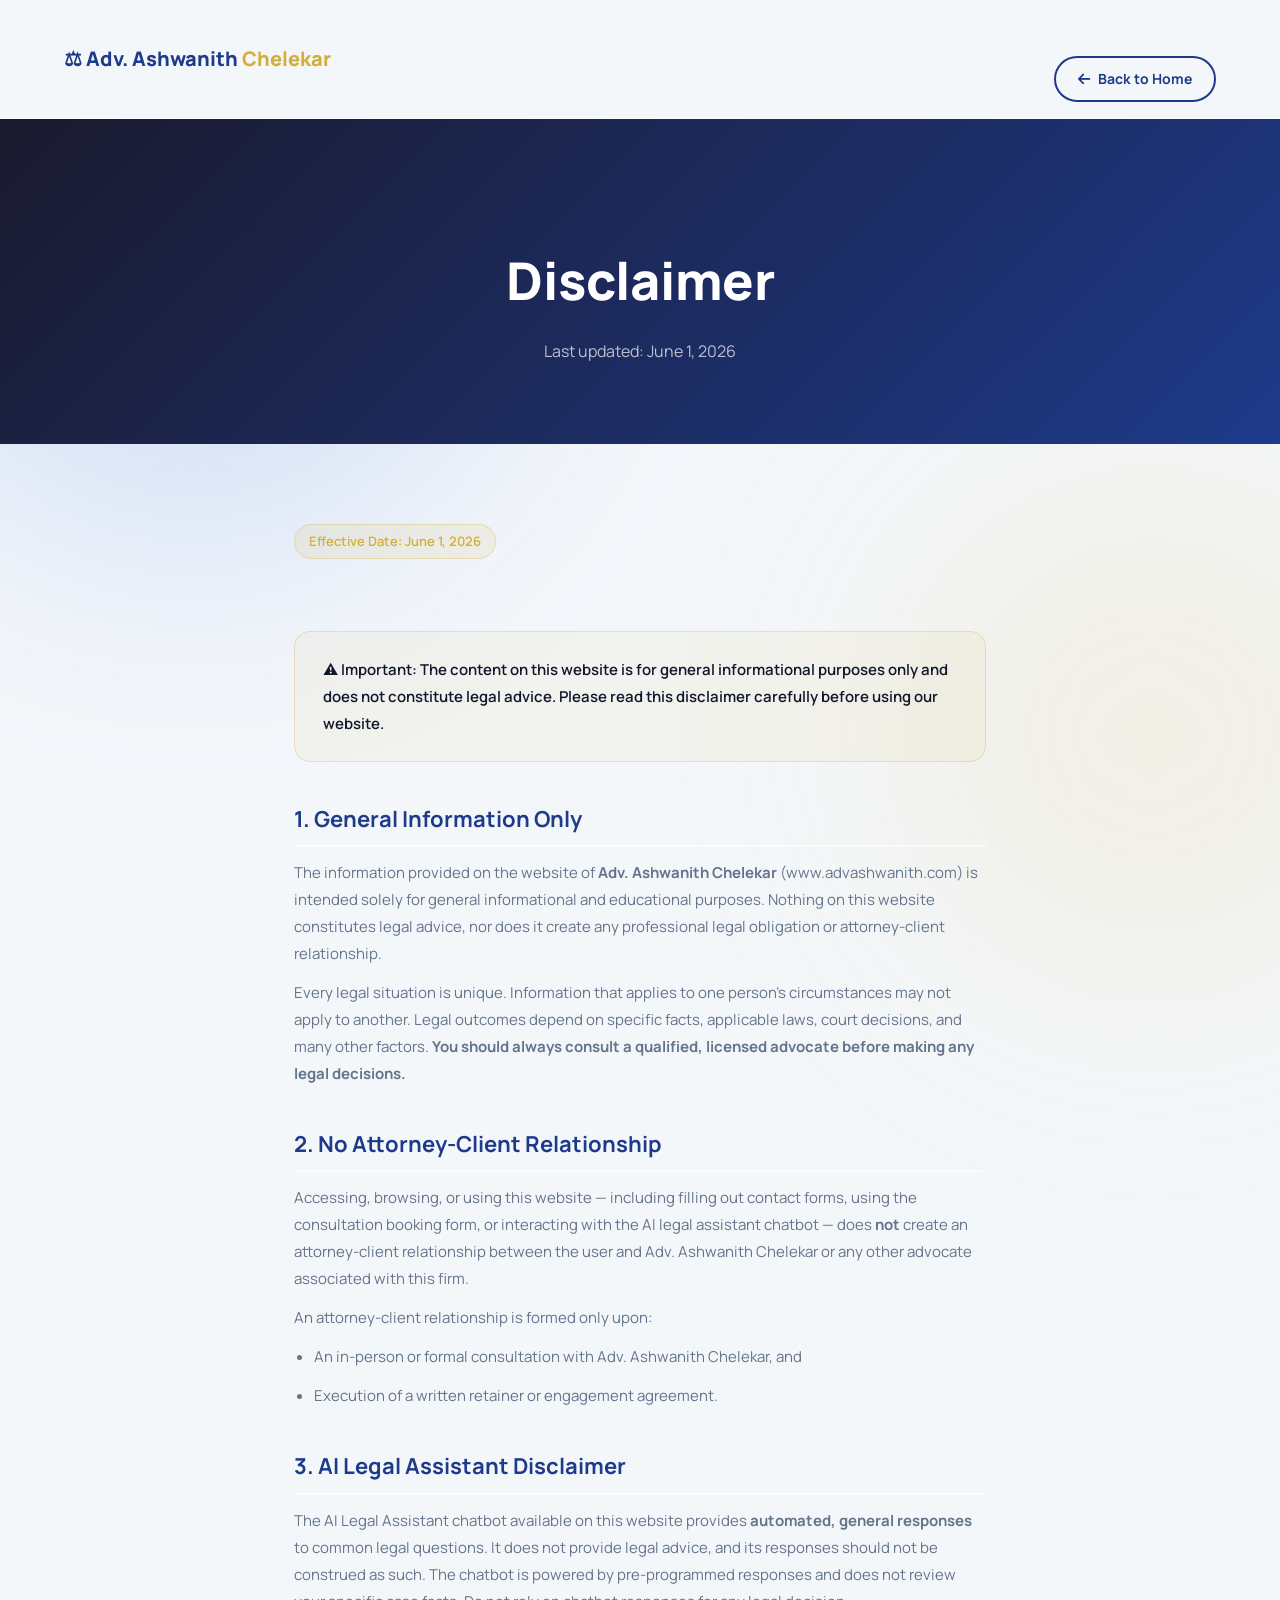
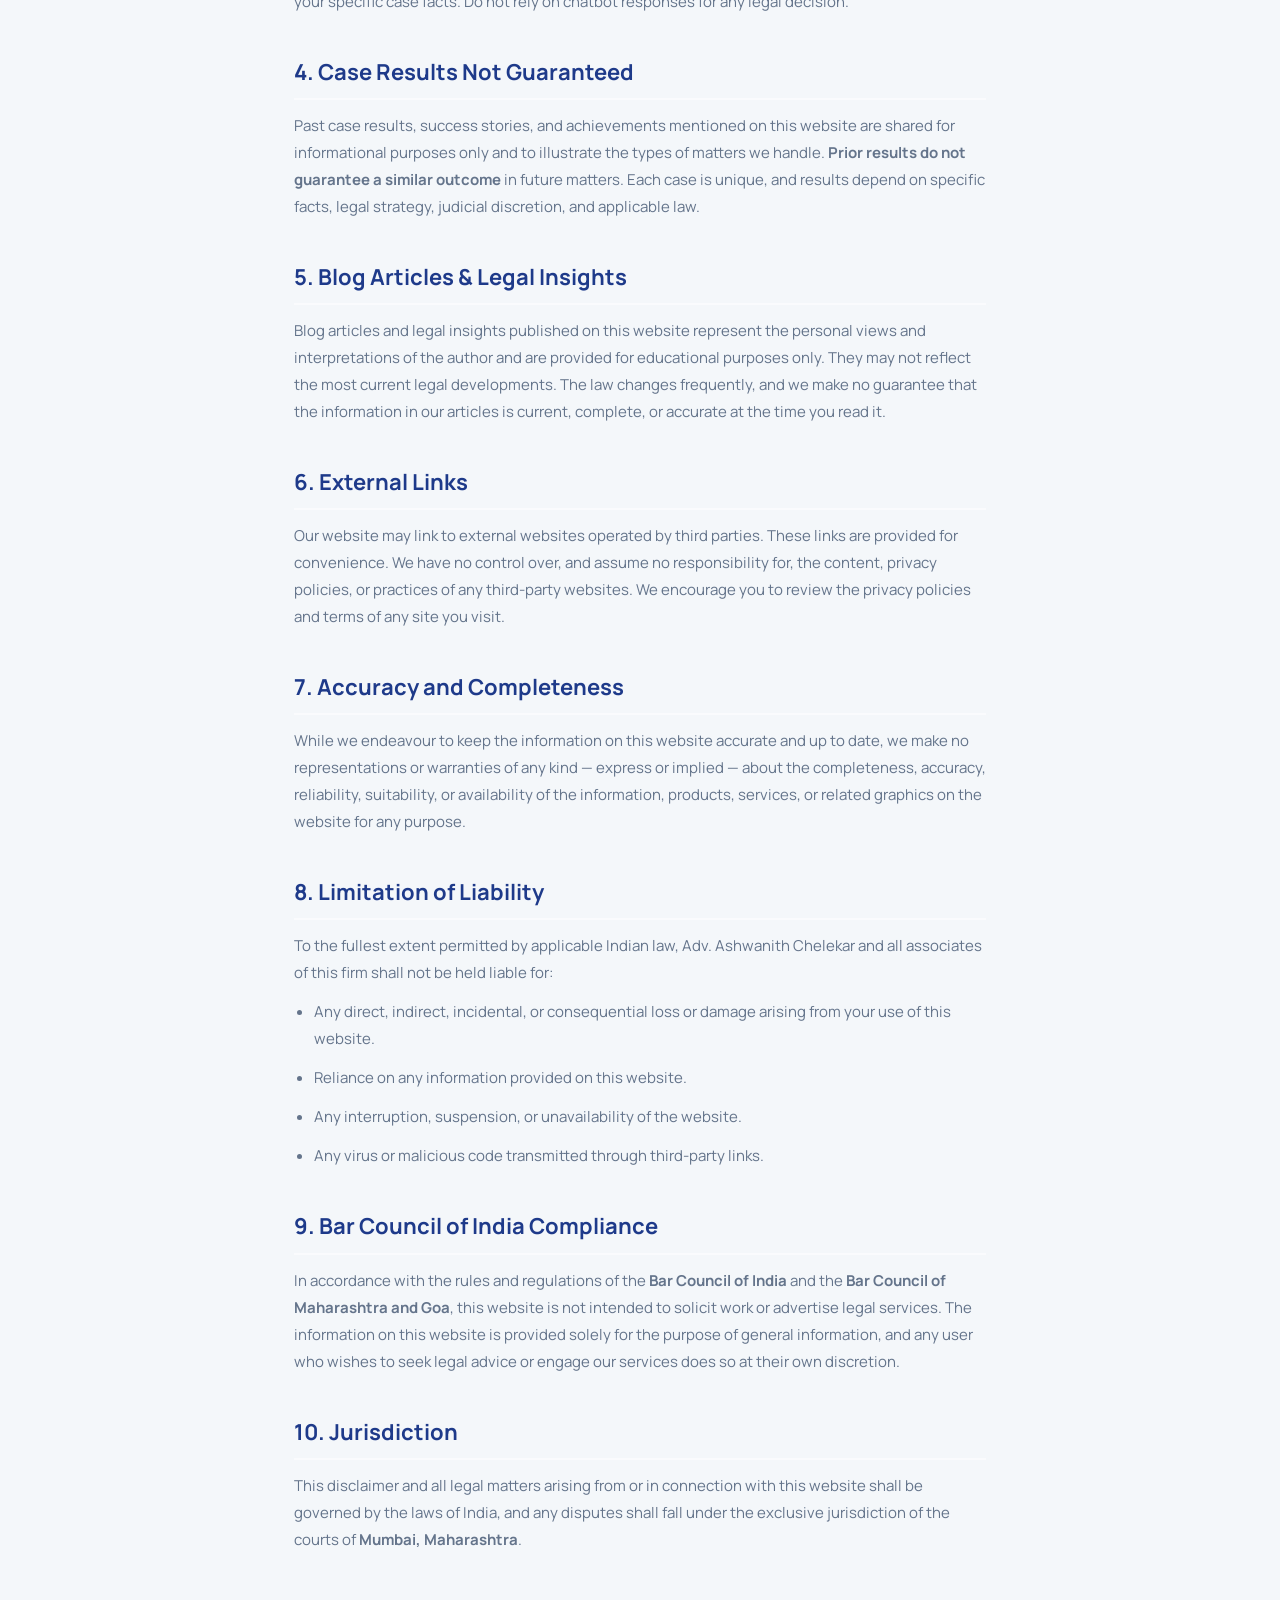
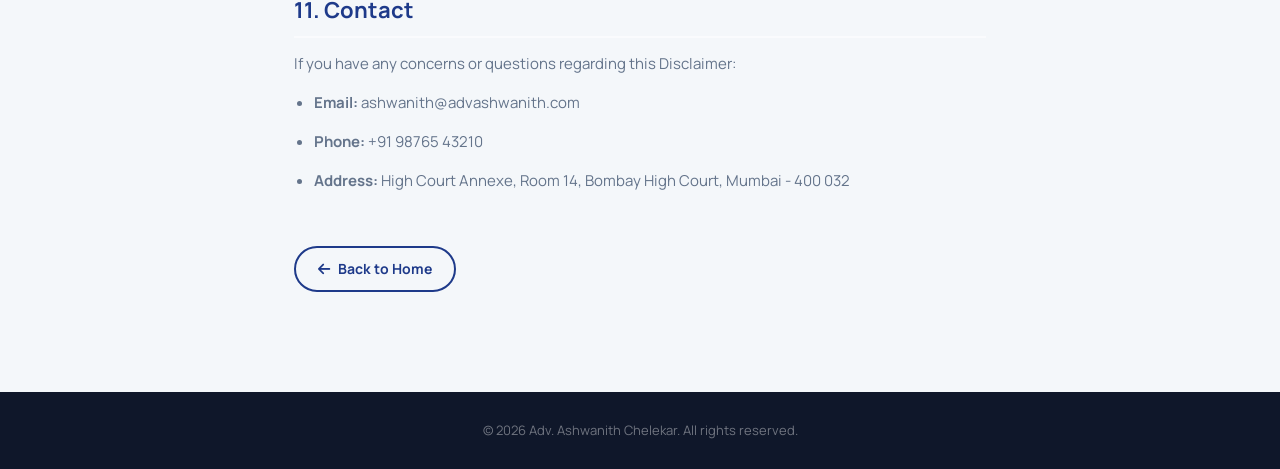
<file: disclaimer.html>
<!DOCTYPE html>
<html lang="en">
<head>
  <meta charset="UTF-8" />
  <meta name="viewport" content="width=device-width, initial-scale=1.0" />
  <title>Disclaimer | Adv. Ashwanith Chelekar</title>
  <meta name="description" content="Legal disclaimer for Adv. Ashwanith Chelekar's website. Understand the limitations of information provided on this site." />
  <link rel="preconnect" href="https://fonts.googleapis.com" />
  <link href="https://fonts.googleapis.com/css2?family=Manrope:wght@400;500;600;700;800&family=Inter:wght@400;500;600&display=swap" rel="stylesheet" />
  <link rel="stylesheet" href="https://cdnjs.cloudflare.com/ajax/libs/font-awesome/6.5.1/css/all.min.css" />
  <link rel="stylesheet" href="css/style.css" />
  <style>
    .legal-hero { background: linear-gradient(135deg, #1a1a2e 0%, var(--primary) 100%); padding: 120px 5% 80px; text-align: center; color: #fff; }
    .legal-hero h1 { font-size: clamp(32px,5vw,52px); font-weight: 800; margin-bottom: 16px; }
    .legal-hero p  { font-size: 16px; color: rgba(255,255,255,.7); }
    .legal-body { max-width: 820px; margin: 0 auto; padding: 80px 5% 100px; }
    .legal-body h2 { font-size: 22px; font-weight: 700; color: var(--primary); margin: 40px 0 12px; padding-bottom: 8px; border-bottom: 2px solid var(--border); }
    .legal-body p, .legal-body li { font-size: 15px; line-height: 1.8; color: var(--text-secondary); margin-bottom: 12px; }
    .legal-body ul { padding-left: 20px; }
    .legal-body ul li { list-style: disc; }
    .legal-date { display: inline-block; background: rgba(212,175,55,.1); border: 1px solid rgba(212,175,55,.3); color: var(--accent); font-size: 13px; font-weight: 600; padding: 6px 14px; border-radius: 999px; margin-bottom: 40px; }
    .back-home { display: inline-flex; align-items: center; gap: 8px; font-size: 14px; font-weight: 700; color: var(--primary); border: 2px solid var(--primary); border-radius: 999px; padding: 10px 22px; transition: all .3s ease; margin-top: 40px; }
    .back-home:hover { background: var(--primary); color: #fff; }
    .warning-box { background: rgba(212,175,55,.06); border: 1.5px solid rgba(212,175,55,.3); border-radius: 16px; padding: 24px 28px; margin: 32px 0; }
    .warning-box p { color: var(--text-primary); font-weight: 600; margin: 0; }
  </style>
</head>
<body>

  <nav style="position:sticky;top:0;z-index:1000;background:var(--bg);border-bottom:1px solid var(--border);padding:16px 5%;display:flex;align-items:center;justify-content:space-between;">
    <a href="index.html" style="font-size:20px;font-weight:800;color:var(--primary);">⚖ Adv. Ashwanith <span style="color:var(--accent)">Chelekar</span></a>
    <a href="index.html" class="back-home"><i class="fa-solid fa-arrow-left"></i> Back to Home</a>
  </nav>

  <div class="legal-hero">
    <h1>Disclaimer</h1>
    <p>Last updated: June 1, 2026</p>
  </div>

  <div class="legal-body">
    <span class="legal-date">Effective Date: June 1, 2026</span>

    <div class="warning-box">
      <p>⚠️ Important: The content on this website is for general informational purposes only and does not constitute legal advice. Please read this disclaimer carefully before using our website.</p>
    </div>

    <h2>1. General Information Only</h2>
    <p>The information provided on the website of <strong>Adv. Ashwanith Chelekar</strong> (www.advashwanith.com) is intended solely for general informational and educational purposes. Nothing on this website constitutes legal advice, nor does it create any professional legal obligation or attorney-client relationship.</p>
    <p>Every legal situation is unique. Information that applies to one person's circumstances may not apply to another. Legal outcomes depend on specific facts, applicable laws, court decisions, and many other factors. <strong>You should always consult a qualified, licensed advocate before making any legal decisions.</strong></p>

    <h2>2. No Attorney-Client Relationship</h2>
    <p>Accessing, browsing, or using this website — including filling out contact forms, using the consultation booking form, or interacting with the AI legal assistant chatbot — does <strong>not</strong> create an attorney-client relationship between the user and Adv. Ashwanith Chelekar or any other advocate associated with this firm.</p>
    <p>An attorney-client relationship is formed only upon:</p>
    <ul>
      <li>An in-person or formal consultation with Adv. Ashwanith Chelekar, and</li>
      <li>Execution of a written retainer or engagement agreement.</li>
    </ul>

    <h2>3. AI Legal Assistant Disclaimer</h2>
    <p>The AI Legal Assistant chatbot available on this website provides <strong>automated, general responses</strong> to common legal questions. It does not provide legal advice, and its responses should not be construed as such. The chatbot is powered by pre-programmed responses and does not review your specific case facts. Do not rely on chatbot responses for any legal decision.</p>

    <h2>4. Case Results Not Guaranteed</h2>
    <p>Past case results, success stories, and achievements mentioned on this website are shared for informational purposes only and to illustrate the types of matters we handle. <strong>Prior results do not guarantee a similar outcome</strong> in future matters. Each case is unique, and results depend on specific facts, legal strategy, judicial discretion, and applicable law.</p>

    <h2>5. Blog Articles &amp; Legal Insights</h2>
    <p>Blog articles and legal insights published on this website represent the personal views and interpretations of the author and are provided for educational purposes only. They may not reflect the most current legal developments. The law changes frequently, and we make no guarantee that the information in our articles is current, complete, or accurate at the time you read it.</p>

    <h2>6. External Links</h2>
    <p>Our website may link to external websites operated by third parties. These links are provided for convenience. We have no control over, and assume no responsibility for, the content, privacy policies, or practices of any third-party websites. We encourage you to review the privacy policies and terms of any site you visit.</p>

    <h2>7. Accuracy and Completeness</h2>
    <p>While we endeavour to keep the information on this website accurate and up to date, we make no representations or warranties of any kind — express or implied — about the completeness, accuracy, reliability, suitability, or availability of the information, products, services, or related graphics on the website for any purpose.</p>

    <h2>8. Limitation of Liability</h2>
    <p>To the fullest extent permitted by applicable Indian law, Adv. Ashwanith Chelekar and all associates of this firm shall not be held liable for:</p>
    <ul>
      <li>Any direct, indirect, incidental, or consequential loss or damage arising from your use of this website.</li>
      <li>Reliance on any information provided on this website.</li>
      <li>Any interruption, suspension, or unavailability of the website.</li>
      <li>Any virus or malicious code transmitted through third-party links.</li>
    </ul>

    <h2>9. Bar Council of India Compliance</h2>
    <p>In accordance with the rules and regulations of the <strong>Bar Council of India</strong> and the <strong>Bar Council of Maharashtra and Goa</strong>, this website is not intended to solicit work or advertise legal services. The information on this website is provided solely for the purpose of general information, and any user who wishes to seek legal advice or engage our services does so at their own discretion.</p>

    <h2>10. Jurisdiction</h2>
    <p>This disclaimer and all legal matters arising from or in connection with this website shall be governed by the laws of India, and any disputes shall fall under the exclusive jurisdiction of the courts of <strong>Mumbai, Maharashtra</strong>.</p>

    <h2>11. Contact</h2>
    <p>If you have any concerns or questions regarding this Disclaimer:</p>
    <ul>
      <li><strong>Email:</strong> ashwanith@advashwanith.com</li>
      <li><strong>Phone:</strong> +91 98765 43210</li>
      <li><strong>Address:</strong> High Court Annexe, Room 14, Bombay High Court, Mumbai - 400 032</li>
    </ul>

    <a href="index.html" class="back-home"><i class="fa-solid fa-arrow-left"></i> Back to Home</a>
  </div>

  <footer style="background:var(--text-primary);padding:28px 5%;text-align:center;">
    <p style="color:rgba(255,255,255,.4);font-size:13px;">© 2026 Adv. Ashwanith Chelekar. All rights reserved.</p>
  </footer>

</body>
</html>
</file>
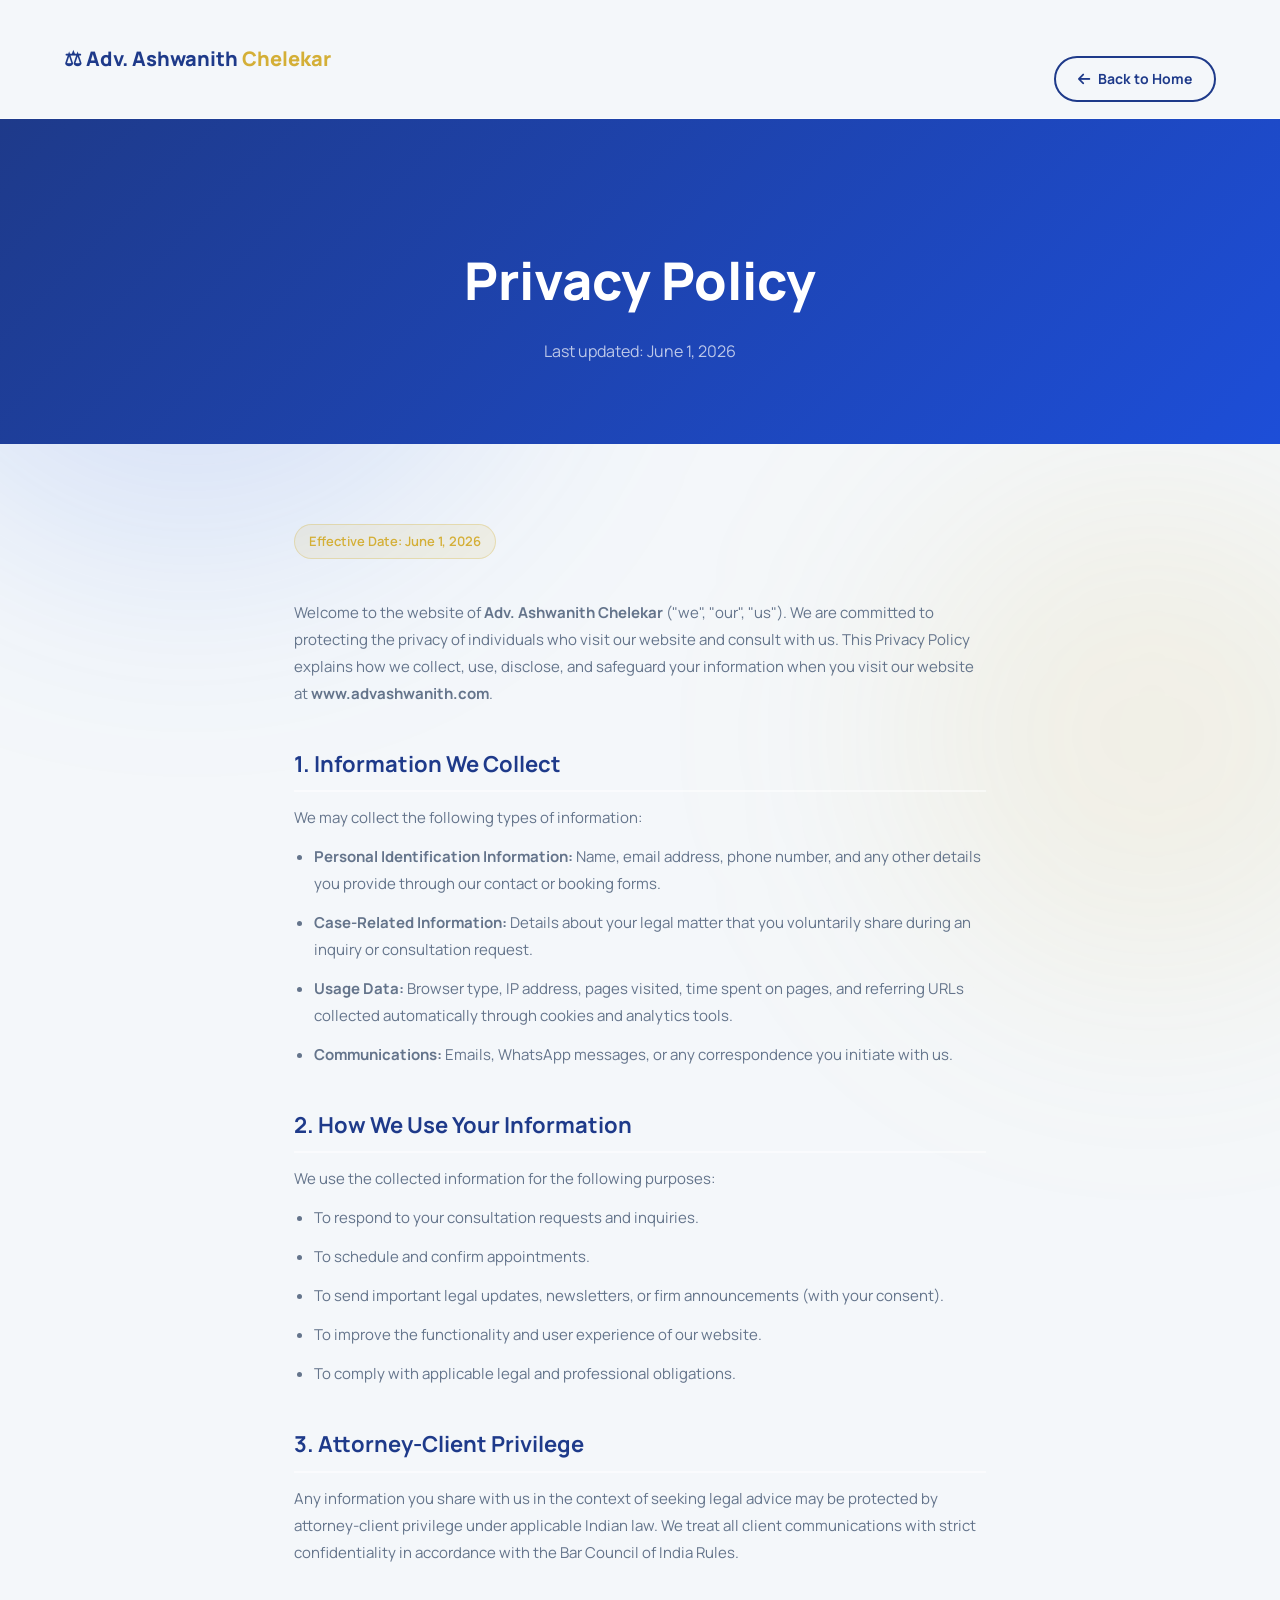
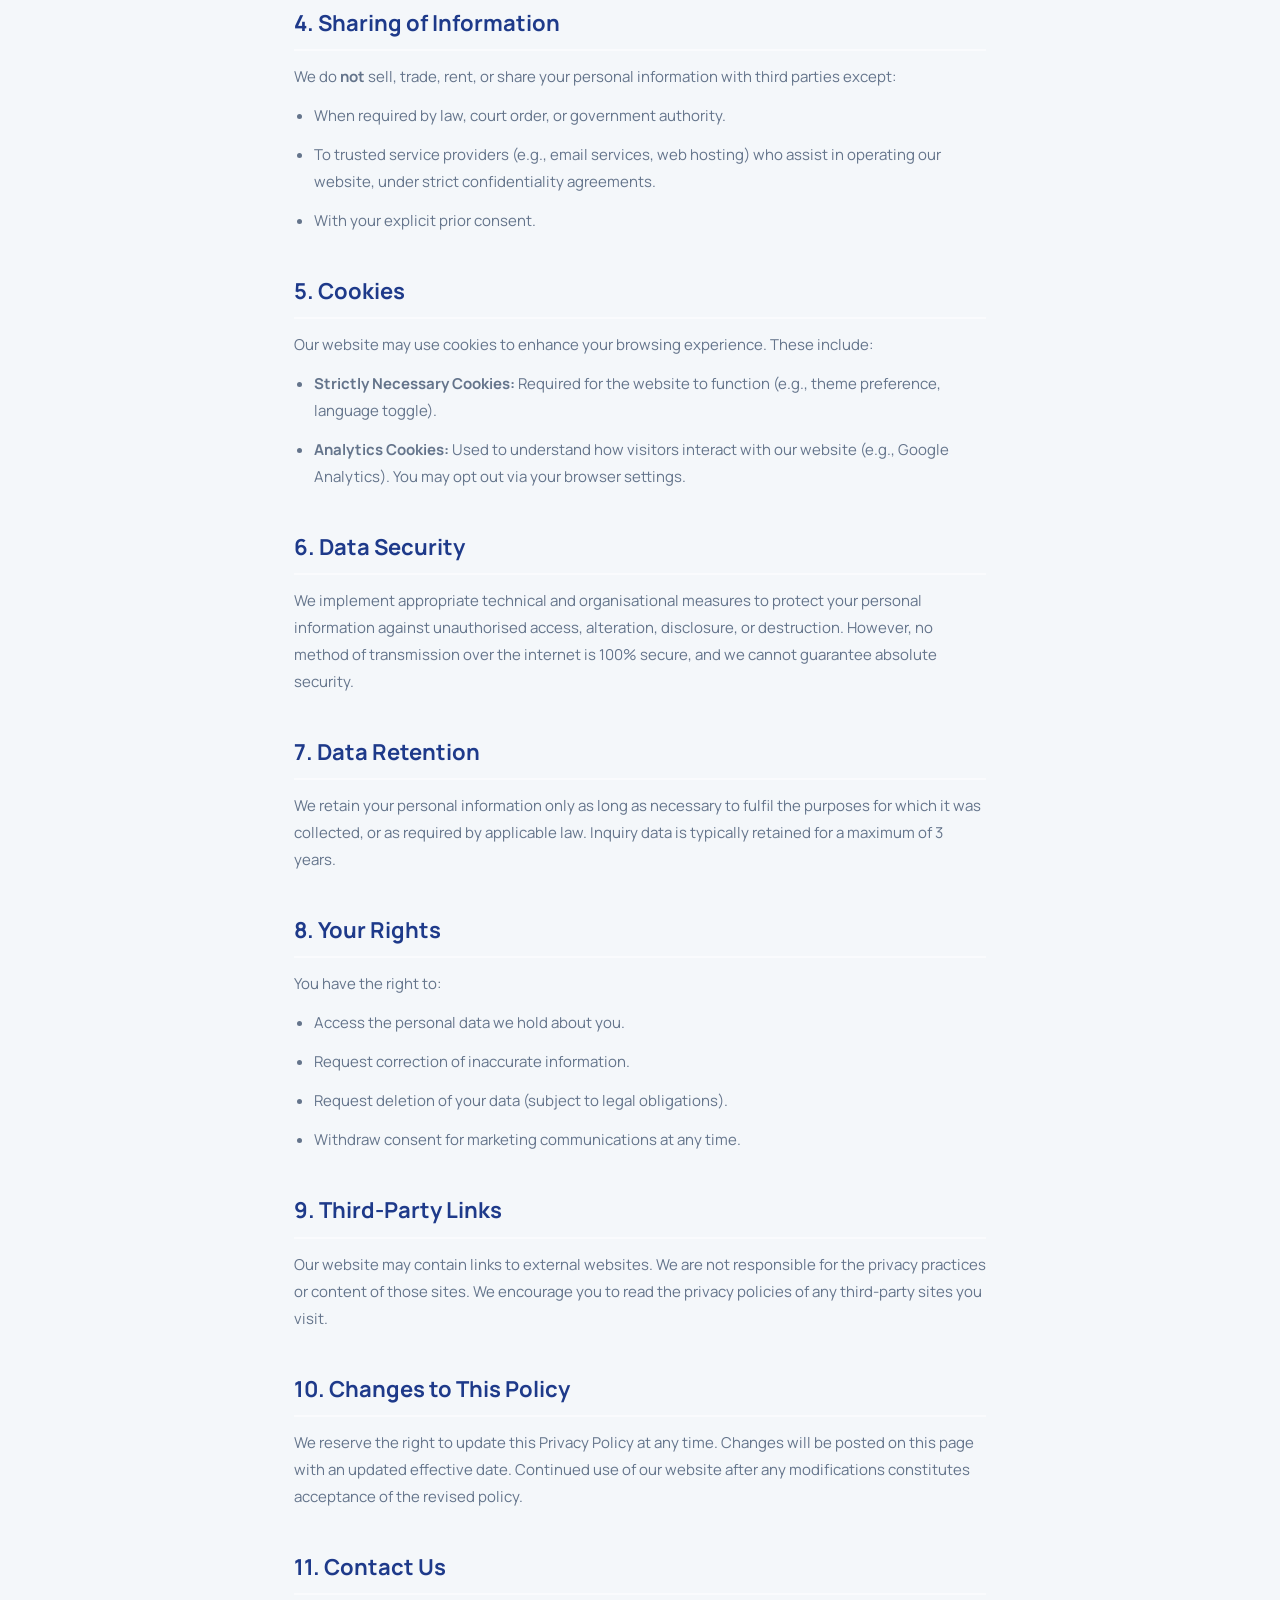
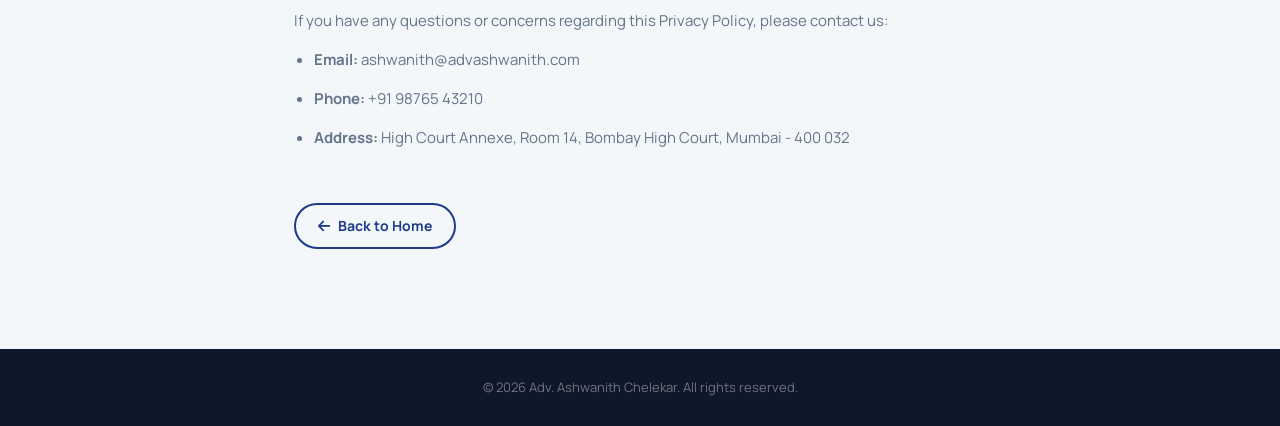
<file: privacy-policy.html>
<!DOCTYPE html>
<html lang="en">
<head>
  <meta charset="UTF-8" />
  <meta name="viewport" content="width=device-width, initial-scale=1.0" />
  <title>Privacy Policy | Adv. Ashwanith Chelekar</title>
  <meta name="description" content="Privacy Policy for Adv. Ashwanith Chelekar's legal services website. Learn how we collect, use, and protect your personal information." />
  <link rel="preconnect" href="https://fonts.googleapis.com" />
  <link href="https://fonts.googleapis.com/css2?family=Manrope:wght@400;500;600;700;800&family=Inter:wght@400;500;600&display=swap" rel="stylesheet" />
  <link rel="stylesheet" href="https://cdnjs.cloudflare.com/ajax/libs/font-awesome/6.5.1/css/all.min.css" />
  <link rel="stylesheet" href="css/style.css" />
  <style>
    .legal-hero {
      background: linear-gradient(135deg, var(--primary) 0%, #1d4ed8 100%);
      padding: 120px 5% 80px;
      text-align: center;
      color: #fff;
    }
    .legal-hero h1 { font-size: clamp(32px,5vw,52px); font-weight: 800; margin-bottom: 16px; }
    .legal-hero p  { font-size: 16px; color: rgba(255,255,255,.7); }
    .legal-body {
      max-width: 820px; margin: 0 auto;
      padding: 80px 5% 100px;
    }
    .legal-body h2 {
      font-size: 22px; font-weight: 700;
      color: var(--primary); margin: 40px 0 12px;
      padding-bottom: 8px; border-bottom: 2px solid var(--border);
    }
    .legal-body p, .legal-body li {
      font-size: 15px; line-height: 1.8;
      color: var(--text-secondary); margin-bottom: 12px;
    }
    .legal-body ul { padding-left: 20px; }
    .legal-body ul li { list-style: disc; }
    .legal-date {
      display: inline-block; background: rgba(212,175,55,.1);
      border: 1px solid rgba(212,175,55,.3);
      color: var(--accent); font-size: 13px; font-weight: 600;
      padding: 6px 14px; border-radius: 999px; margin-bottom: 40px;
    }
    .back-home {
      display: inline-flex; align-items: center; gap: 8px;
      font-size: 14px; font-weight: 700; color: var(--primary);
      border: 2px solid var(--primary); border-radius: 999px;
      padding: 10px 22px; transition: all .3s ease; margin-top: 40px;
    }
    .back-home:hover { background: var(--primary); color: #fff; }
  </style>
</head>
<body>

  <!-- Mini Navbar -->
  <nav style="position:sticky;top:0;z-index:1000;background:var(--bg);border-bottom:1px solid var(--border);padding:16px 5%;display:flex;align-items:center;justify-content:space-between;">
    <a href="index.html" style="font-size:20px;font-weight:800;color:var(--primary);">⚖ Adv. Ashwanith <span style="color:var(--accent)">Chelekar</span></a>
    <a href="index.html" class="back-home"><i class="fa-solid fa-arrow-left"></i> Back to Home</a>
  </nav>

  <div class="legal-hero">
    <h1>Privacy Policy</h1>
    <p>Last updated: June 1, 2026</p>
  </div>

  <div class="legal-body">
    <span class="legal-date">Effective Date: June 1, 2026</span>

    <p>Welcome to the website of <strong>Adv. Ashwanith Chelekar</strong> ("we", "our", "us"). We are committed to protecting the privacy of individuals who visit our website and consult with us. This Privacy Policy explains how we collect, use, disclose, and safeguard your information when you visit our website at <strong>www.advashwanith.com</strong>.</p>

    <h2>1. Information We Collect</h2>
    <p>We may collect the following types of information:</p>
    <ul>
      <li><strong>Personal Identification Information:</strong> Name, email address, phone number, and any other details you provide through our contact or booking forms.</li>
      <li><strong>Case-Related Information:</strong> Details about your legal matter that you voluntarily share during an inquiry or consultation request.</li>
      <li><strong>Usage Data:</strong> Browser type, IP address, pages visited, time spent on pages, and referring URLs collected automatically through cookies and analytics tools.</li>
      <li><strong>Communications:</strong> Emails, WhatsApp messages, or any correspondence you initiate with us.</li>
    </ul>

    <h2>2. How We Use Your Information</h2>
    <p>We use the collected information for the following purposes:</p>
    <ul>
      <li>To respond to your consultation requests and inquiries.</li>
      <li>To schedule and confirm appointments.</li>
      <li>To send important legal updates, newsletters, or firm announcements (with your consent).</li>
      <li>To improve the functionality and user experience of our website.</li>
      <li>To comply with applicable legal and professional obligations.</li>
    </ul>

    <h2>3. Attorney-Client Privilege</h2>
    <p>Any information you share with us in the context of seeking legal advice may be protected by attorney-client privilege under applicable Indian law. We treat all client communications with strict confidentiality in accordance with the Bar Council of India Rules.</p>

    <h2>4. Sharing of Information</h2>
    <p>We do <strong>not</strong> sell, trade, rent, or share your personal information with third parties except:</p>
    <ul>
      <li>When required by law, court order, or government authority.</li>
      <li>To trusted service providers (e.g., email services, web hosting) who assist in operating our website, under strict confidentiality agreements.</li>
      <li>With your explicit prior consent.</li>
    </ul>

    <h2>5. Cookies</h2>
    <p>Our website may use cookies to enhance your browsing experience. These include:</p>
    <ul>
      <li><strong>Strictly Necessary Cookies:</strong> Required for the website to function (e.g., theme preference, language toggle).</li>
      <li><strong>Analytics Cookies:</strong> Used to understand how visitors interact with our website (e.g., Google Analytics). You may opt out via your browser settings.</li>
    </ul>

    <h2>6. Data Security</h2>
    <p>We implement appropriate technical and organisational measures to protect your personal information against unauthorised access, alteration, disclosure, or destruction. However, no method of transmission over the internet is 100% secure, and we cannot guarantee absolute security.</p>

    <h2>7. Data Retention</h2>
    <p>We retain your personal information only as long as necessary to fulfil the purposes for which it was collected, or as required by applicable law. Inquiry data is typically retained for a maximum of 3 years.</p>

    <h2>8. Your Rights</h2>
    <p>You have the right to:</p>
    <ul>
      <li>Access the personal data we hold about you.</li>
      <li>Request correction of inaccurate information.</li>
      <li>Request deletion of your data (subject to legal obligations).</li>
      <li>Withdraw consent for marketing communications at any time.</li>
    </ul>

    <h2>9. Third-Party Links</h2>
    <p>Our website may contain links to external websites. We are not responsible for the privacy practices or content of those sites. We encourage you to read the privacy policies of any third-party sites you visit.</p>

    <h2>10. Changes to This Policy</h2>
    <p>We reserve the right to update this Privacy Policy at any time. Changes will be posted on this page with an updated effective date. Continued use of our website after any modifications constitutes acceptance of the revised policy.</p>

    <h2>11. Contact Us</h2>
    <p>If you have any questions or concerns regarding this Privacy Policy, please contact us:</p>
    <ul>
      <li><strong>Email:</strong> ashwanith@advashwanith.com</li>
      <li><strong>Phone:</strong> +91 98765 43210</li>
      <li><strong>Address:</strong> High Court Annexe, Room 14, Bombay High Court, Mumbai - 400 032</li>
    </ul>

    <a href="index.html" class="back-home"><i class="fa-solid fa-arrow-left"></i> Back to Home</a>
  </div>

  <footer style="background:var(--text-primary);padding:28px 5%;text-align:center;">
    <p style="color:rgba(255,255,255,.4);font-size:13px;">© 2026 Adv. Ashwanith Chelekar. All rights reserved.</p>
  </footer>

</body>
</html>
</file>
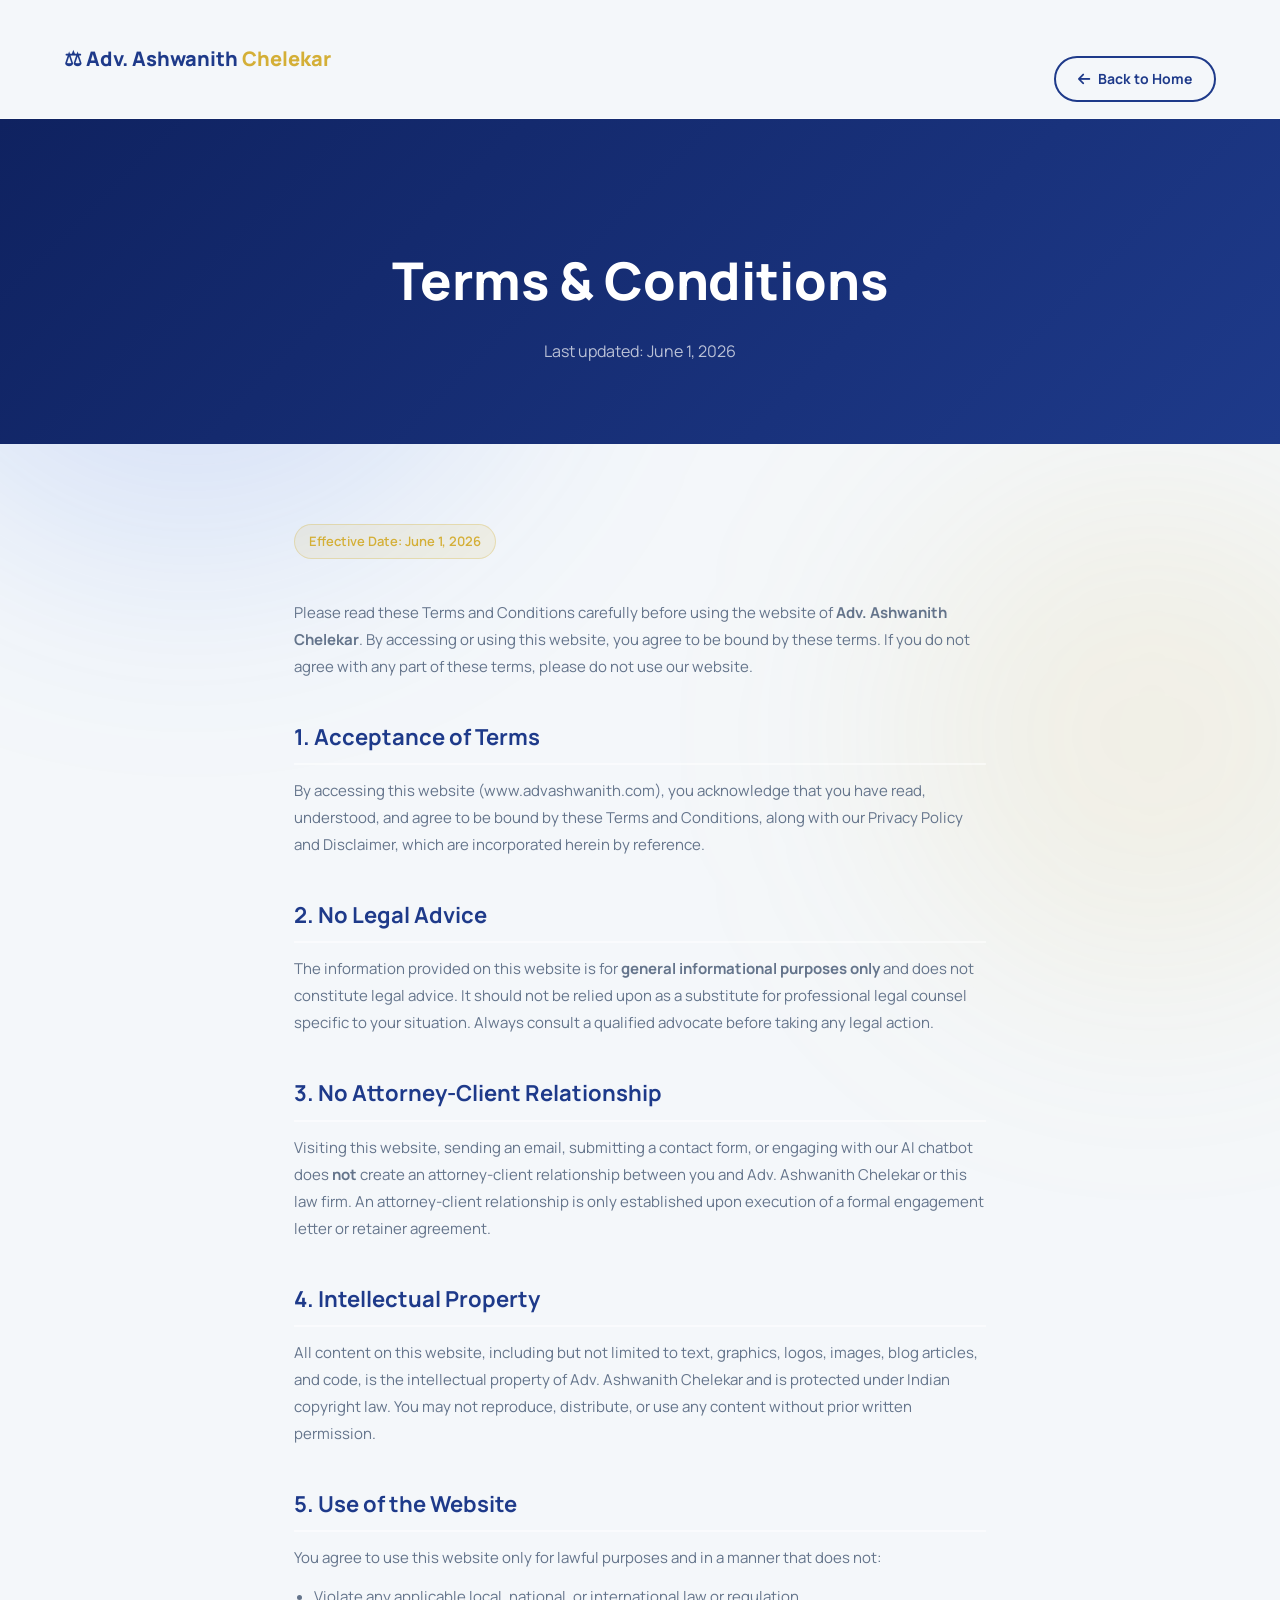
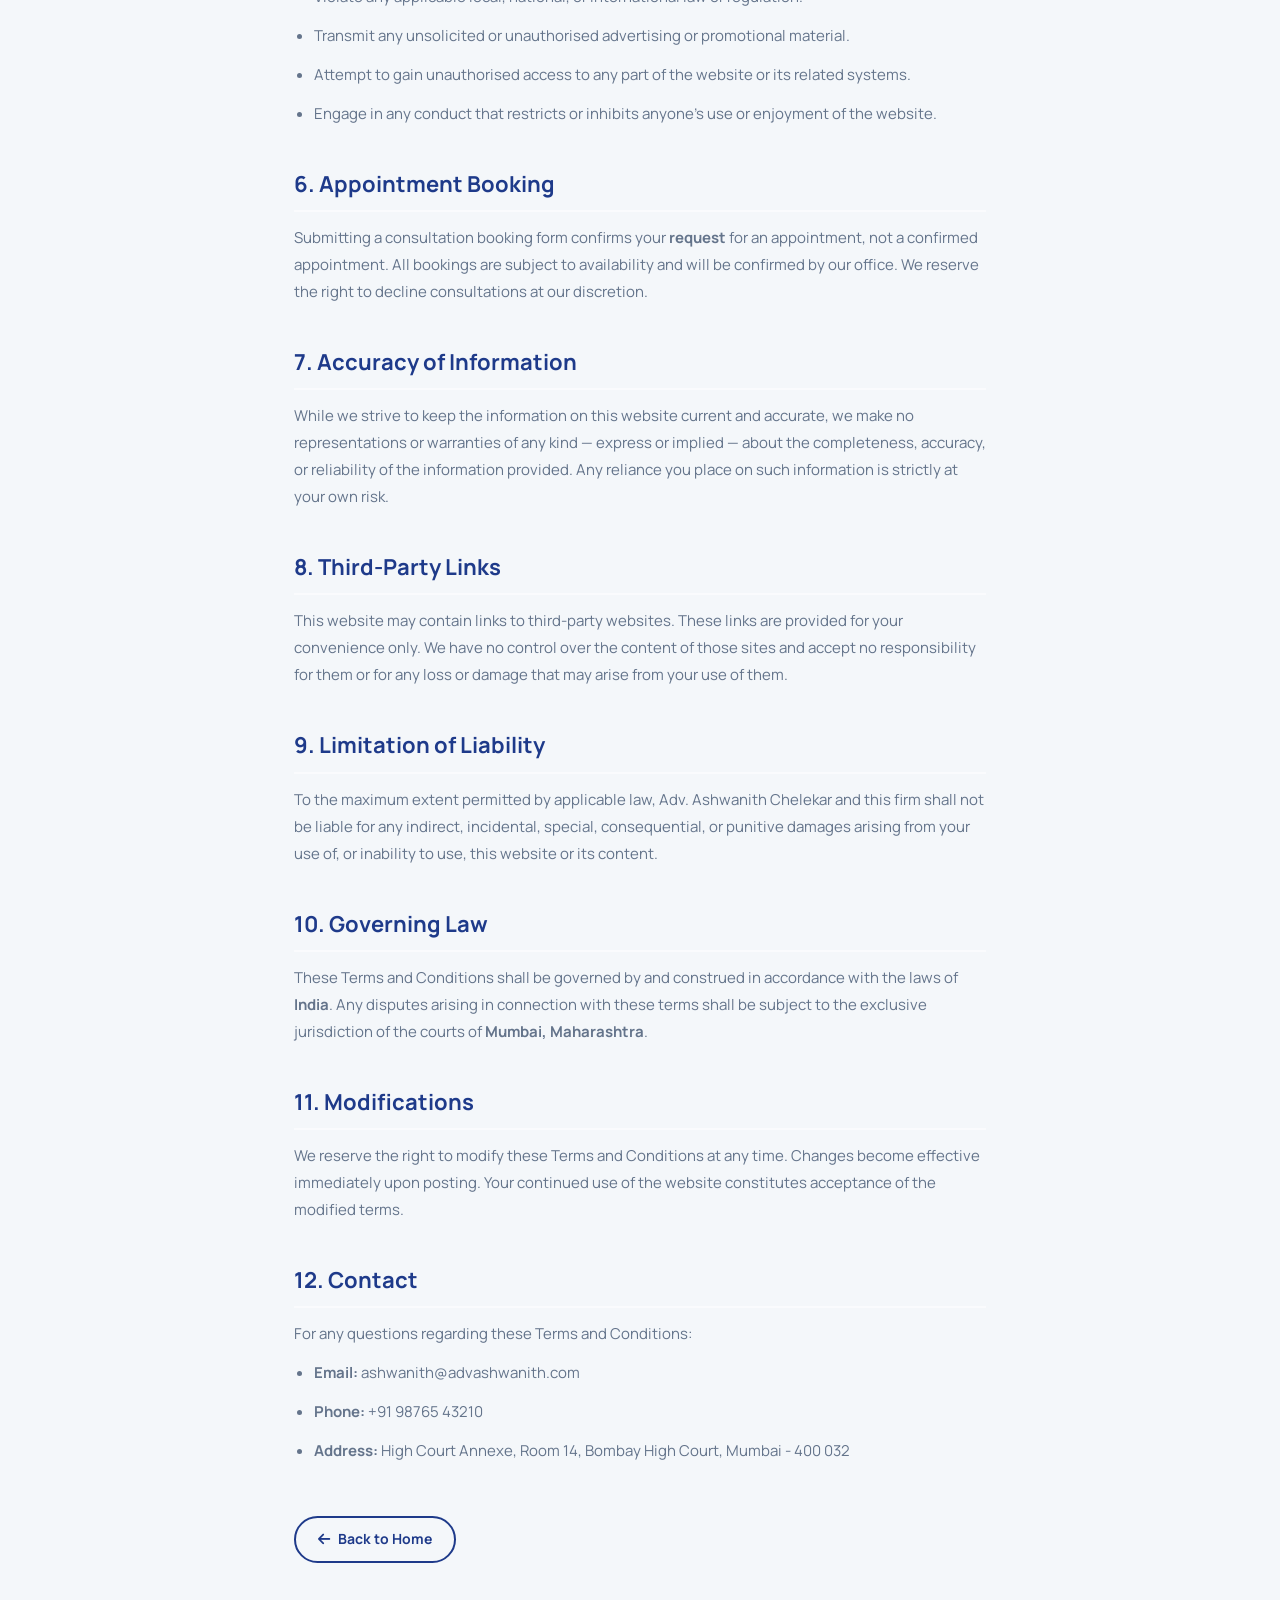
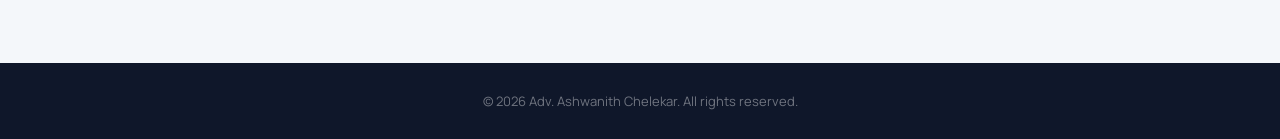
<file: terms.html>
<!DOCTYPE html>
<html lang="en">
<head>
  <meta charset="UTF-8" />
  <meta name="viewport" content="width=device-width, initial-scale=1.0" />
  <title>Terms &amp; Conditions | Adv. Ashwanith Chelekar</title>
  <meta name="description" content="Terms and Conditions governing the use of Adv. Ashwanith Chelekar's legal services website." />
  <link rel="preconnect" href="https://fonts.googleapis.com" />
  <link href="https://fonts.googleapis.com/css2?family=Manrope:wght@400;500;600;700;800&family=Inter:wght@400;500;600&display=swap" rel="stylesheet" />
  <link rel="stylesheet" href="https://cdnjs.cloudflare.com/ajax/libs/font-awesome/6.5.1/css/all.min.css" />
  <link rel="stylesheet" href="css/style.css" />
  <style>
    .legal-hero { background: linear-gradient(135deg, #0f2260 0%, var(--primary) 100%); padding: 120px 5% 80px; text-align: center; color: #fff; }
    .legal-hero h1 { font-size: clamp(32px,5vw,52px); font-weight: 800; margin-bottom: 16px; }
    .legal-hero p  { font-size: 16px; color: rgba(255,255,255,.7); }
    .legal-body { max-width: 820px; margin: 0 auto; padding: 80px 5% 100px; }
    .legal-body h2 { font-size: 22px; font-weight: 700; color: var(--primary); margin: 40px 0 12px; padding-bottom: 8px; border-bottom: 2px solid var(--border); }
    .legal-body p, .legal-body li { font-size: 15px; line-height: 1.8; color: var(--text-secondary); margin-bottom: 12px; }
    .legal-body ul { padding-left: 20px; }
    .legal-body ul li { list-style: disc; }
    .legal-date { display: inline-block; background: rgba(212,175,55,.1); border: 1px solid rgba(212,175,55,.3); color: var(--accent); font-size: 13px; font-weight: 600; padding: 6px 14px; border-radius: 999px; margin-bottom: 40px; }
    .back-home { display: inline-flex; align-items: center; gap: 8px; font-size: 14px; font-weight: 700; color: var(--primary); border: 2px solid var(--primary); border-radius: 999px; padding: 10px 22px; transition: all .3s ease; margin-top: 40px; }
    .back-home:hover { background: var(--primary); color: #fff; }
  </style>
</head>
<body>

  <nav style="position:sticky;top:0;z-index:1000;background:var(--bg);border-bottom:1px solid var(--border);padding:16px 5%;display:flex;align-items:center;justify-content:space-between;">
    <a href="index.html" style="font-size:20px;font-weight:800;color:var(--primary);">⚖ Adv. Ashwanith <span style="color:var(--accent)">Chelekar</span></a>
    <a href="index.html" class="back-home"><i class="fa-solid fa-arrow-left"></i> Back to Home</a>
  </nav>

  <div class="legal-hero">
    <h1>Terms &amp; Conditions</h1>
    <p>Last updated: June 1, 2026</p>
  </div>

  <div class="legal-body">
    <span class="legal-date">Effective Date: June 1, 2026</span>

    <p>Please read these Terms and Conditions carefully before using the website of <strong>Adv. Ashwanith Chelekar</strong>. By accessing or using this website, you agree to be bound by these terms. If you do not agree with any part of these terms, please do not use our website.</p>

    <h2>1. Acceptance of Terms</h2>
    <p>By accessing this website (www.advashwanith.com), you acknowledge that you have read, understood, and agree to be bound by these Terms and Conditions, along with our Privacy Policy and Disclaimer, which are incorporated herein by reference.</p>

    <h2>2. No Legal Advice</h2>
    <p>The information provided on this website is for <strong>general informational purposes only</strong> and does not constitute legal advice. It should not be relied upon as a substitute for professional legal counsel specific to your situation. Always consult a qualified advocate before taking any legal action.</p>

    <h2>3. No Attorney-Client Relationship</h2>
    <p>Visiting this website, sending an email, submitting a contact form, or engaging with our AI chatbot does <strong>not</strong> create an attorney-client relationship between you and Adv. Ashwanith Chelekar or this law firm. An attorney-client relationship is only established upon execution of a formal engagement letter or retainer agreement.</p>

    <h2>4. Intellectual Property</h2>
    <p>All content on this website, including but not limited to text, graphics, logos, images, blog articles, and code, is the intellectual property of Adv. Ashwanith Chelekar and is protected under Indian copyright law. You may not reproduce, distribute, or use any content without prior written permission.</p>

    <h2>5. Use of the Website</h2>
    <p>You agree to use this website only for lawful purposes and in a manner that does not:</p>
    <ul>
      <li>Violate any applicable local, national, or international law or regulation.</li>
      <li>Transmit any unsolicited or unauthorised advertising or promotional material.</li>
      <li>Attempt to gain unauthorised access to any part of the website or its related systems.</li>
      <li>Engage in any conduct that restricts or inhibits anyone's use or enjoyment of the website.</li>
    </ul>

    <h2>6. Appointment Booking</h2>
    <p>Submitting a consultation booking form confirms your <strong>request</strong> for an appointment, not a confirmed appointment. All bookings are subject to availability and will be confirmed by our office. We reserve the right to decline consultations at our discretion.</p>

    <h2>7. Accuracy of Information</h2>
    <p>While we strive to keep the information on this website current and accurate, we make no representations or warranties of any kind — express or implied — about the completeness, accuracy, or reliability of the information provided. Any reliance you place on such information is strictly at your own risk.</p>

    <h2>8. Third-Party Links</h2>
    <p>This website may contain links to third-party websites. These links are provided for your convenience only. We have no control over the content of those sites and accept no responsibility for them or for any loss or damage that may arise from your use of them.</p>

    <h2>9. Limitation of Liability</h2>
    <p>To the maximum extent permitted by applicable law, Adv. Ashwanith Chelekar and this firm shall not be liable for any indirect, incidental, special, consequential, or punitive damages arising from your use of, or inability to use, this website or its content.</p>

    <h2>10. Governing Law</h2>
    <p>These Terms and Conditions shall be governed by and construed in accordance with the laws of <strong>India</strong>. Any disputes arising in connection with these terms shall be subject to the exclusive jurisdiction of the courts of <strong>Mumbai, Maharashtra</strong>.</p>

    <h2>11. Modifications</h2>
    <p>We reserve the right to modify these Terms and Conditions at any time. Changes become effective immediately upon posting. Your continued use of the website constitutes acceptance of the modified terms.</p>

    <h2>12. Contact</h2>
    <p>For any questions regarding these Terms and Conditions:</p>
    <ul>
      <li><strong>Email:</strong> ashwanith@advashwanith.com</li>
      <li><strong>Phone:</strong> +91 98765 43210</li>
      <li><strong>Address:</strong> High Court Annexe, Room 14, Bombay High Court, Mumbai - 400 032</li>
    </ul>

    <a href="index.html" class="back-home"><i class="fa-solid fa-arrow-left"></i> Back to Home</a>
  </div>

  <footer style="background:var(--text-primary);padding:28px 5%;text-align:center;">
    <p style="color:rgba(255,255,255,.4);font-size:13px;">© 2026 Adv. Ashwanith Chelekar. All rights reserved.</p>
  </footer>

</body>
</html>
</file>
<file: css/style.css>
/* ============================================================
   VAKIL PORTFOLIO — MASTER STYLESHEET
   Apple-Inspired Premium Lawyer Portfolio
   ============================================================ */

/* ── Google Fonts ─────────────────────────────────────────── */
@import url('https://fonts.googleapis.com/css2?family=Manrope:wght@300;400;500;600;700;800;900&family=Inter:wght@300;400;500;600;700&family=Plus+Jakarta+Sans:wght@400;500;600;700;800&display=swap');

/* ── CSS Custom Properties ────────────────────────────────── */
:root {
  --primary:       #1E3A8A;
  --primary-light: #2563EB;
  --accent:        #D4AF37;
  --accent-light:  #E8C84A;
  --bg:            #F4F7FA;
  --bg-section:    transparent;
  --bg-card:       rgba(255, 255, 255, 0.65);
  --glass-border:  rgba(255, 255, 255, 0.5);
  --text-primary:  #0F172A;
  --text-secondary:#64748B;
  --border:        var(--glass-border);
  --success:       #22C55E;
  --shadow-sm:     0 4px 15px rgba(0,0,0,.03);
  --shadow-md:     0 8px 32px rgba(31,38,135,.07);
  --shadow-lg:     0 8px 32px rgba(31,38,135,.15);
  --shadow-xl:     0 20px 50px rgba(31,38,135,.20);
  --shadow-gold:   0 8px 32px rgba(212,175,55,.25);
  --radius-sm:     8px;
  --radius-md:     16px;
  --radius-lg:     24px;
  --radius-xl:     32px;
  --radius-full:   9999px;
  --transition:    all .3s cubic-bezier(.4,0,.2,1);
  --transition-slow: all .6s cubic-bezier(.4,0,.2,1);
  --font-primary:  'Manrope', 'Inter', 'Plus Jakarta Sans', sans-serif;
  --navbar-h:      80px;
}

/* ── Dark Mode Variables ──────────────────────────────────── */
[data-theme="dark"] {
  --bg:            #070D1A;
  --bg-section:    transparent;
  --bg-card:       rgba(17, 30, 53, 0.65);
  --glass-border:  rgba(255, 255, 255, 0.08);
  --text-primary:  #F1F5F9;
  --text-secondary:#94A3B8;
  --border:        var(--glass-border);
  --shadow-sm:     0 4px 15px rgba(0,0,0,.2);
  --shadow-md:     0 8px 32px rgba(0,0,0,.3);
  --shadow-lg:     0 8px 32px rgba(0,0,0,.5);
  --shadow-xl:     0 20px 50px rgba(0,0,0,.7);
}

/* ── Reset & Base ─────────────────────────────────────────── */
*, *::before, *::after { box-sizing: border-box; margin: 0; padding: 0; }

html {
  scroll-behavior: smooth;
  scroll-padding-top: var(--navbar-h);
  font-size: 16px;
  overflow-x: hidden;
  width: 100%;
}

body {
  font-family: var(--font-primary);
  background: var(--bg);
  color: var(--text-primary);
  line-height: 1.6;
  overflow-x: hidden;
  width: 100%;
  overflow-wrap: break-word;
  -webkit-text-size-adjust: 100%;
  transition: background .4s ease, color .4s ease;
  cursor: pointer;
  position: relative;
}

body::before, body::after {
  content: '';
  position: fixed;
  border-radius: 50%;
  filter: blur(120px);
  -webkit-filter: blur(120px);
  z-index: -1;
  pointer-events: none;
  animation: orbFloat 20s infinite alternate ease-in-out;
}

body::before {
  top: -10%; left: -10%;
  width: 50vw; height: 50vw;
  background: rgba(37, 99, 235, 0.15);
}

body::after {
  bottom: -10%; right: -10%;
  width: 40vw; height: 40vw;
  background: rgba(212, 175, 55, 0.10);
  animation-delay: -10s;
  animation-duration: 25s;
}

[data-theme="dark"] body::before { background: rgba(37, 99, 235, 0.08); }
[data-theme="dark"] body::after { background: rgba(212, 175, 55, 0.05); }

@keyframes orbFloat {
  0%   { transform: translate(0, 0) scale(1); }
  100% { transform: translate(5%, 5%) scale(1.1); }
}

img { max-width: 100%; height: auto; display: block; }
a  { text-decoration: none; color: inherit; }
ul { list-style: none; }
button { cursor: pointer; border: none; outline: none; background: none; }


/* ── Scroll Progress ──────────────────────────────────────── */
#scroll-progress {
  position: fixed; top: 0; left: 0; z-index: 9999;
  height: 3px; width: 0%;
  background: linear-gradient(90deg, var(--primary), var(--accent));
  border-radius: 0 2px 2px 0;
  transition: width .1s linear;
}

/* ── Loading Screen ───────────────────────────────────────── */
#loader {
  position: fixed; inset: 0; z-index: 99999;
  background: var(--primary);
  display: flex; align-items: center; justify-content: center;
  flex-direction: column; gap: 32px;
}
.loader-logo {
  font-size: 40px; font-weight: 800; color: #fff; letter-spacing: -1px;
  opacity: 0; transform: translateY(20px);
  text-align: center; line-height: 1.2;
}
.loader-logo span { color: var(--accent); }
.loader-bar-wrap {
  width: 180px; height: 3px; background: rgba(255,255,255,.2);
  border-radius: var(--radius-full); overflow: hidden;
}
.loader-bar {
  height: 100%; background: var(--accent); border-radius: var(--radius-full);
  animation: loaderAnim 2s ease forwards;
}
@keyframes loaderAnim { 0%{width:0} 100%{width:100%} }
#loader.hidden { opacity: 0; pointer-events: none; transition: opacity .5s ease; }

/* ── Navbar ───────────────────────────────────────────────── */
#navbar {
  position: fixed; top: 0; left: 0; right: 0; z-index: 9990;
  height: var(--navbar-h);
  display: flex; align-items: center; justify-content: space-between;
  padding: 0 5%;
  transition: background .3s ease, box-shadow .3s ease, border-color .3s ease;
  background: rgba(255, 255, 255, 0.65);
  backdrop-filter: blur(20px) saturate(200%);
  -webkit-backdrop-filter: blur(20px) saturate(200%);
  border-bottom: 1px solid var(--border);
}
[data-theme="dark"] #navbar {
  background: rgba(17, 30, 53, 0.65);
}
#navbar.scrolled {
  background: rgba(255, 255, 255, 0.80);
  box-shadow: var(--shadow-sm);
}
[data-theme="dark"] #navbar.scrolled {
  background: rgba(17, 30, 53, 0.85);
}
.nav-brand {
  font-size: 24px; font-weight: 800; letter-spacing: -0.5px;
  color: var(--text-primary); flex-shrink: 0;
}
.nav-brand span { color: var(--accent); }
.nav-links {
  display: flex; align-items: center; gap: 8px;
  margin: 0 auto;
}
.nav-links a {
  font-size: 13.5px; font-weight: 600; color: var(--text-secondary);
  padding: 8px 13px; border-radius: var(--radius-full);
  transition: var(--transition); position: relative;
  white-space: nowrap;
  /* Important: inline-flex keeps ::before contained inside the link */
  display: inline-flex; align-items: center;
}
/* Clean bottom-line active indicator — no floating dots */
.nav-links a::before {
  content: '';
  position: absolute;
  bottom: 4px; left: 50%;
  transform: translateX(-50%) scaleX(0);
  width: calc(100% - 24px);
  height: 2px;
  background: var(--accent);
  border-radius: 2px;
  transition: transform .25s cubic-bezier(.4,0,.2,1);
  transform-origin: center;
}
.nav-links a:hover {
  color: var(--primary);
  background: rgba(30,58,138,.06);
}
.nav-links a.active {
  color: var(--primary);
  font-weight: 700;
  background: rgba(30,58,138,.08);
}
.nav-links a.active::before {
  transform: translateX(-50%) scaleX(1);
}
.nav-links a:hover::before {
  transform: translateX(-50%) scaleX(.6);
}
.nav-actions {
  display: flex; align-items: center; gap: 12px; flex-shrink: 0;
}
.lang-btn {
  font-size: 13px; font-weight: 700; color: var(--text-secondary);
  padding: 8px 18px; border-radius: var(--radius-full);
  border: 1.5px solid var(--border); cursor: pointer;
  transition: var(--transition); background: transparent;
}
.lang-btn:hover { border-color: var(--accent); color: var(--accent); }
.theme-toggle {
  width: 40px; height: 40px; border-radius: 50%;
  background: var(--bg-section); border: 1.5px solid var(--border);
  display: flex; align-items: center; justify-content: center;
  font-size: 16px; cursor: pointer; transition: var(--transition);
}
.theme-toggle:hover { border-color: var(--accent); transform: rotate(20deg); }
.btn-nav-cta {
  font-size: 14px; font-weight: 700;
  padding: 10px 24px; border-radius: var(--radius-full);
  background: var(--primary); color: #fff;
  border: none; cursor: pointer; transition: var(--transition);
  box-shadow: 0 4px 20px rgba(30,58,138,.3);
}
.btn-nav-cta:hover {
  background: var(--primary-light);
  box-shadow: 0 8px 32px rgba(37,99,235,.4);
  transform: translateY(-1px);
}
.hamburger {
  display: none; flex-direction: column; gap: 5px;
  width: 36px; padding: 6px; cursor: pointer;
}
.hamburger span {
  display: block; height: 2px; border-radius: 2px;
  background: var(--text-primary); transition: var(--transition);
}
.hamburger.open span:nth-child(1){ transform: rotate(45deg) translate(5px,5px); }
.hamburger.open span:nth-child(2){ opacity: 0; }
.hamburger.open span:nth-child(3){ transform: rotate(-45deg) translate(5px,-5px); }

/* Mobile Nav */
.mobile-nav {
  position: fixed; top: var(--navbar-h); left: 0; right: 0;
  background: var(--bg); border-bottom: 1px solid var(--border);
  box-shadow: var(--shadow-lg);
  padding: 20px 5% 28px;
  transform: translateY(-100%); opacity: 0;
  transition: var(--transition-slow); z-index: 9980;
  pointer-events: none;
}
.mobile-nav.open {
  transform: translateY(0); opacity: 1; pointer-events: all;
}
.mobile-nav a {
  display: block; padding: 14px 0;
  border-bottom: 1px solid var(--border);
  font-size: 16px; font-weight: 600; color: var(--text-primary);
  transition: var(--transition);
}
.mobile-nav a:hover { color: var(--primary); padding-left: 8px; }
.mobile-nav .btn-nav-cta {
  display: inline-block; margin-top: 20px; width: 100%; text-align: center;
}

/* ── Section Utility Classes ──────────────────────────────── */
.section { padding: 100px 5%; }
.section-alt { background: var(--bg-section); }
.section-label {
  display: inline-flex; align-items: center; gap: 8px;
  font-size: 13px; font-weight: 700; letter-spacing: 2px;
  text-transform: uppercase; color: var(--accent);
  margin-bottom: 16px;
}
.section-label::before {
  content: ''; display: block; width: 24px; height: 2px;
  background: var(--accent); border-radius: 2px;
}
.section-title {
  font-size: clamp(36px, 5vw, 52px);
  font-weight: 800; line-height: 1.1;
  letter-spacing: -1.5px; color: var(--text-primary);
  margin-bottom: 20px;
}
.section-title .highlight {
  background: linear-gradient(135deg, var(--primary), var(--primary-light));
  -webkit-background-clip: text; -webkit-text-fill-color: transparent;
  background-clip: text;
}
.section-subtitle {
  font-size: 18px; font-weight: 400; color: var(--text-secondary);
  max-width: 560px; line-height: 1.7;
}
.text-center { text-align: center; }
.text-center .section-subtitle { margin: 0 auto; }

/* ── Buttons ──────────────────────────────────────────────── */
.btn-primary {
  display: inline-flex; align-items: center; gap: 10px;
  font-size: 16px; font-weight: 700;
  padding: 16px 36px; border-radius: var(--radius-full);
  background: var(--primary); color: #fff;
  border: none; cursor: pointer; transition: var(--transition);
  box-shadow: 0 8px 32px rgba(30,58,138,.3);
  position: relative; overflow: hidden;
}
.btn-primary::after {
  content: ''; position: absolute; inset: 0;
  background: linear-gradient(135deg, rgba(255,255,255,.1), transparent);
  opacity: 0; transition: var(--transition);
}
.btn-primary:hover { box-shadow: 0 16px 48px rgba(30,58,138,.4); transform: translateY(-2px); color: #fff; }
.btn-primary:hover::after { opacity: 1; }
.btn-gold {
  display: inline-flex; align-items: center; gap: 10px;
  font-size: 16px; font-weight: 700;
  padding: 16px 36px; border-radius: var(--radius-full);
  background: transparent; color: var(--accent);
  border: 2px solid var(--accent); cursor: pointer; transition: var(--transition);
}
.btn-gold:hover {
  background: var(--accent); color: #0F172A;
  box-shadow: var(--shadow-gold); transform: translateY(-2px);
}
.btn-outline {
  display: inline-flex; align-items: center; gap: 10px;
  font-size: 15px; font-weight: 600;
  padding: 12px 28px; border-radius: var(--radius-full);
  background: transparent; color: var(--primary);
  border: 2px solid var(--border); cursor: pointer; transition: var(--transition);
}
.btn-outline:hover { border-color: var(--primary); background: rgba(30,58,138,.04); }

/* ── Back To Top ──────────────────────────────────────────── */
#back-to-top {
  position: fixed; bottom: 100px; right: 28px; z-index: 8888;
  width: 48px; height: 48px; border-radius: 50%;
  background: var(--primary); color: #fff;
  display: flex; align-items: center; justify-content: center;
  font-size: 18px; cursor: pointer; transition: var(--transition);
  box-shadow: 0 8px 32px rgba(30,58,138,.3);
  opacity: 0; transform: translateY(20px); pointer-events: none;
}
#back-to-top.visible { opacity: 1; transform: translateY(0); pointer-events: all; }
#back-to-top:hover { background: var(--accent); box-shadow: var(--shadow-gold); transform: translateY(-4px); }

/* ── WhatsApp Float ───────────────────────────────────────── */
.whatsapp-float {
  position: fixed; bottom: 28px; right: 28px; z-index: 8888;
  width: 56px; height: 56px; border-radius: 50%;
  background: #25D366; color: #fff;
  display: flex; align-items: center; justify-content: center;
  font-size: 24px; cursor: pointer; transition: var(--transition);
  box-shadow: 0 8px 32px rgba(37,211,102,.4);
  animation: waPulse 2s ease-in-out infinite;
}
@keyframes waPulse {
  0%,100%{box-shadow:0 8px 32px rgba(37,211,102,.4)}
  50%{box-shadow:0 8px 48px rgba(37,211,102,.7)}
}
.whatsapp-float:hover { transform: scale(1.1); }

/* ═══════════════════════════════════════════════════════════
   HERO SECTION
   ═══════════════════════════════════════════════════════════ */
#home {
  min-height: 100vh; display: flex; align-items: center;
  padding: calc(var(--navbar-h) + 60px) 5% 80px;
  position: relative; overflow: hidden;
}
.hero-bg {
  position: absolute; inset: 0; pointer-events: none;
  background: radial-gradient(ellipse 70% 80% at 70% 50%, rgba(37,99,235,.06), transparent),
              radial-gradient(ellipse 50% 60% at 20% 80%, rgba(212,175,55,.05), transparent);
}
[data-theme="dark"] .hero-bg {
  background: radial-gradient(ellipse 70% 80% at 70% 50%, rgba(37,99,235,.12), transparent),
              radial-gradient(ellipse 50% 60% at 20% 80%, rgba(212,175,55,.08), transparent);
}
.hero-shape {
  position: absolute; border-radius: 50%; filter: blur(60px); pointer-events: none;
}
.hero-shape-1 {
  width: 500px; height: 500px;
  background: rgba(37,99,235,.07);
  top: -100px; right: 200px;
  animation: floatShape 8s ease-in-out infinite;
}
.hero-shape-2 {
  width: 300px; height: 300px;
  background: rgba(212,175,55,.06);
  bottom: 50px; right: 50px;
  animation: floatShape 10s ease-in-out infinite reverse;
}
@keyframes floatShape {
  0%,100%{transform:translateY(0) rotate(0deg)}
  50%{transform:translateY(-30px) rotate(5deg)}
}
.hero-grid { display: grid; grid-template-columns: 1fr 1fr; gap: 80px; align-items: center; width: 100%; max-width: 1300px; margin: 0 auto; position: relative; z-index: 1; }
.hero-badge {
  display: inline-flex; align-items: center; gap: 8px;
  padding: 8px 18px; border-radius: var(--radius-full);
  border: 1.5px solid var(--border);
  background: var(--bg-card); backdrop-filter: blur(16px); -webkit-backdrop-filter: blur(16px); font-size: 13px; font-weight: 600;
  color: var(--text-secondary); margin-bottom: 24px;
  box-shadow: var(--shadow-sm);
}
.hero-badge .dot { width: 8px; height: 8px; border-radius: 50%; background: var(--success); animation: pulse 2s infinite; }
@keyframes pulse { 0%,100%{box-shadow:0 0 0 0 rgba(34,197,94,.4)} 50%{box-shadow:0 0 0 8px rgba(34,197,94,0)} }
.hero-name {
  font-size: clamp(44px, 6vw, 76px);
  font-weight: 800; line-height: 1.05; letter-spacing: -2.5px;
  color: var(--text-primary); margin-bottom: 12px;
}
.hero-name .gold { color: var(--accent); }
.hero-designation {
  font-size: clamp(16px, 2vw, 22px);
  font-weight: 500; color: var(--primary);
  margin-bottom: 20px; letter-spacing: .5px;
}
.hero-tagline {
  font-size: clamp(28px, 4vw, 44px);
  font-weight: 700; line-height: 1.2;
  letter-spacing: -1px; color: var(--text-primary);
  margin-bottom: 24px;
}
.hero-tagline .underline-gold {
  position: relative; display: inline-block;
}
.hero-tagline .underline-gold::after {
  content: ''; position: absolute; bottom: -4px; left: 0; right: 0;
  height: 4px; background: linear-gradient(90deg, var(--accent), var(--accent-light));
  border-radius: 2px;
}
.hero-description {
  font-size: 18px; line-height: 1.75; color: var(--text-secondary);
  margin-bottom: 36px; max-width: 480px;
}
.hero-btns { display: flex; gap: 16px; flex-wrap: wrap; margin-bottom: 56px; }
.hero-stats {
  display: grid; grid-template-columns: repeat(4,1fr); gap: 24px;
  padding-top: 40px; border-top: 1px solid var(--border);
}
.stat-item {}
.stat-number {
  font-size: clamp(28px, 3.5vw, 38px);
  font-weight: 800; letter-spacing: -1.5px;
  color: var(--text-primary); line-height: 1;
}
.stat-number .stat-suffix { color: var(--accent); }
.stat-label { font-size: 13px; font-weight: 500; color: var(--text-secondary); margin-top: 4px; }

/* Hero Image */
.hero-image-wrap {
  position: relative; display: flex; justify-content: center; align-items: flex-end;
}
.hero-image-bg {
  position: absolute; inset: 0;
  background: linear-gradient(135deg, rgba(30,58,138,.08), rgba(37,99,235,.04));
  border-radius: var(--radius-xl);
  transform: rotate(3deg) scale(.96);
}
.hero-image-card {
  position: relative; border-radius: var(--radius-xl);
  overflow: hidden; box-shadow: var(--shadow-xl);
  background: linear-gradient(135deg, #1E3A8A, #1a3070);
  max-width: 460px; width: 100%;
}
.hero-image-card img { width: 100%; aspect-ratio: 3/4; object-fit: cover; display: block; }
.hero-image-overlay {
  position: absolute; inset: 0;
  background: linear-gradient(to top, rgba(15,23,42,.7) 0%, transparent 50%);
}
.hero-exp-badge {
  position: absolute; bottom: 28px; left: 28px;
  background: rgba(255,255,255,.12); backdrop-filter: blur(20px);
  border: 1px solid rgba(255,255,255,.2);
  border-radius: var(--radius-md); padding: 16px 20px; color: #fff;
}
.hero-exp-badge .years { font-size: 32px; font-weight: 800; color: var(--accent); line-height: 1; }
.hero-exp-badge .label { font-size: 12px; font-weight: 600; margin-top: 2px; opacity: .8; }
.hero-float-card {
  position: absolute;
  background: var(--bg-card); backdrop-filter: blur(16px); -webkit-backdrop-filter: blur(16px); border: 1px solid var(--border);
  border-radius: var(--radius-md); padding: 14px 20px;
  box-shadow: var(--shadow-lg);
  display: flex; align-items: center; gap: 12px;
  animation: floatCard 6s ease-in-out infinite;
}
@keyframes floatCard { 0%,100%{transform:translateY(0)} 50%{transform:translateY(-10px)} }
.hero-float-card.card-1 { top: 40px; right: -20px; animation-delay: 0s; }
.hero-float-card.card-2 { top: 50%; right: -30px; animation-delay: 3s; }
.hero-float-card .fc-icon {
  width: 40px; height: 40px; border-radius: 50%;
  display: flex; align-items: center; justify-content: center; font-size: 18px;
  flex-shrink: 0;
}
.fc-icon.gold { background: rgba(212,175,55,.12); color: var(--accent); }
.fc-icon.blue { background: rgba(37,99,235,.12); color: var(--primary-light); }
.hero-float-card .fc-text .value { font-size: 16px; font-weight: 700; color: var(--text-primary); }
.hero-float-card .fc-text .desc  { font-size: 12px; color: var(--text-secondary); }

/* ═══════════════════════════════════════════════════════════
   TRUST BADGES SECTION
   ═══════════════════════════════════════════════════════════ */
#trust {
  padding: 40px 5%;
  border-top: 1px solid var(--border);
  border-bottom: 1px solid var(--border);
  background: var(--bg);
}
.trust-inner {
  max-width: 1200px; margin: 0 auto;
  display: flex; align-items: center; gap: 40px; flex-wrap: wrap; justify-content: center;
}
.trust-label { font-size: 13px; font-weight: 700; color: var(--text-secondary); letter-spacing: 1px; text-transform: uppercase; white-space: nowrap; }
.trust-divider { width: 1px; height: 32px; background: var(--border); flex-shrink: 0; }
.trust-badges { display: flex; gap: 24px; flex-wrap: wrap; align-items: center; justify-content: center; }
.trust-badge {
  display: flex; align-items: center; gap: 10px;
  padding: 10px 20px; border-radius: var(--radius-full);
  border: 1.5px solid var(--border); background: var(--bg-section);
  font-size: 13px; font-weight: 600; color: var(--text-secondary);
  transition: var(--transition); cursor: pointer;
}
.trust-badge i { color: var(--accent); font-size: 16px; }
.trust-badge:hover { border-color: var(--accent); color: var(--text-primary); transform: translateY(-2px); box-shadow: var(--shadow-md); }

/* ═══════════════════════════════════════════════════════════
   ABOUT SECTION
   ═══════════════════════════════════════════════════════════ */
.about-grid { display: grid; grid-template-columns: 1fr 1fr; gap: 80px; align-items: center; max-width: 1200px; margin: 0 auto; }
.about-image-wrap { position: relative; }
.about-image-main {
  border-radius: var(--radius-xl); overflow: hidden;
  box-shadow: var(--shadow-xl); position: relative;
}
.about-image-main img { width: 100%; aspect-ratio: 4/5; object-fit: cover; }
.about-image-accent {
  position: absolute; bottom: -20px; right: -20px;
  width: 160px; height: 160px; border-radius: var(--radius-lg);
  background: var(--primary); display: flex; align-items: center;
  justify-content: center; flex-direction: column; gap: 4px;
  box-shadow: var(--shadow-lg); color: #fff; text-align: center;
  padding: 20px;
}
.about-image-accent .big-num { font-size: 44px; font-weight: 800; color: var(--accent); line-height: 1; }
.about-image-accent .small-text { font-size: 12px; font-weight: 600; opacity: .8; text-transform: uppercase; letter-spacing: 1px; }
.about-content {}
.about-story { font-size: 17px; line-height: 1.8; color: var(--text-secondary); margin-bottom: 32px; }
.about-values { display: grid; grid-template-columns: 1fr 1fr; gap: 16px; margin-bottom: 40px; }
.value-card {
  display: flex; align-items: flex-start; gap: 14px;
  padding: 20px; border-radius: var(--radius-md);
  border: 1.5px solid var(--border); background: var(--bg-section);
  transition: var(--transition);
}
.value-card:hover { border-color: var(--accent); transform: translateY(-2px); box-shadow: var(--shadow-md); }
.value-icon {
  width: 44px; height: 44px; border-radius: var(--radius-sm);
  background: rgba(212,175,55,.1); color: var(--accent);
  display: flex; align-items: center; justify-content: center;
  font-size: 18px; flex-shrink: 0;
}
.value-title { font-size: 14px; font-weight: 700; color: var(--text-primary); margin-bottom: 2px; }
.value-desc { font-size: 13px; color: var(--text-secondary); line-height: 1.5; }
.edu-list { display: flex; flex-direction: column; gap: 14px; }
.edu-item {
  display: flex; gap: 16px; align-items: flex-start;
  padding: 18px 20px; border-radius: var(--radius-md);
  border: 1.5px solid var(--border); background: var(--bg-card); backdrop-filter: blur(16px); -webkit-backdrop-filter: blur(16px);
  transition: var(--transition);
}
.edu-item:hover { border-color: var(--primary); box-shadow: var(--shadow-md); }
.edu-year {
  font-size: 12px; font-weight: 700; color: var(--accent);
  background: rgba(212,175,55,.1); padding: 4px 10px;
  border-radius: var(--radius-full); white-space: nowrap; flex-shrink: 0;
}
.edu-degree { font-size: 15px; font-weight: 700; color: var(--text-primary); }
.edu-inst { font-size: 13px; color: var(--text-secondary); margin-top: 2px; }

/* ═══════════════════════════════════════════════════════════
   PRACTICE AREAS
   ═══════════════════════════════════════════════════════════ */
.practice-grid {
  display: grid; grid-template-columns: repeat(auto-fill, minmax(260px, 1fr));
  gap: 24px; max-width: 1200px; margin: 56px auto 0;
}
.practice-card {
  background: var(--bg-card); backdrop-filter: blur(16px); -webkit-backdrop-filter: blur(16px); border: 1.5px solid var(--border);
  border-radius: var(--radius-lg); padding: 36px 30px;
  transition: var(--transition-slow); position: relative; overflow: hidden;
  cursor: pointer;
}
.practice-card::before {
  content: ''; position: absolute; inset: 0;
  background: linear-gradient(135deg, rgba(30,58,138,.03), transparent);
  opacity: 0; transition: var(--transition);
}
.practice-card::after {
  content: ''; position: absolute; inset: 0; border-radius: var(--radius-lg);
  border: 1.5px solid transparent;
  background: linear-gradient(var(--bg-card), var(--bg-card)) padding-box,
              linear-gradient(135deg, var(--accent), var(--primary)) border-box;
  opacity: 0; transition: var(--transition);
}
.practice-card:hover { transform: translateY(-8px); box-shadow: var(--shadow-lg); }
.practice-card:hover::before { opacity: 1; }
.practice-card:hover::after { opacity: 1; }
.practice-card-icon {
  width: 64px; height: 64px; border-radius: var(--radius-md);
  background: rgba(30,58,138,.08); color: var(--primary);
  display: flex; align-items: center; justify-content: center;
  font-size: 26px; margin-bottom: 24px; transition: var(--transition);
}
.practice-card:hover .practice-card-icon { background: var(--primary); color: #fff; transform: scale(1.05); }
.practice-card-title { font-size: 20px; font-weight: 700; margin-bottom: 12px; color: var(--text-primary); }
.practice-card-desc { font-size: 14px; line-height: 1.7; color: var(--text-secondary); margin-bottom: 24px; }
.practice-card-link {
  font-size: 14px; font-weight: 700; color: var(--primary);
  display: inline-flex; align-items: center; gap: 6px; transition: var(--transition);
}
.practice-card-link i { transition: var(--transition); }
.practice-card:hover .practice-card-link i { transform: translateX(4px); }

/* ═══════════════════════════════════════════════════════════
   WHY CHOOSE US
   ═══════════════════════════════════════════════════════════ */
.why-grid {
  display: grid; grid-template-columns: repeat(auto-fill, minmax(300px, 1fr));
  gap: 24px; max-width: 1200px; margin: 56px auto 0;
}
.why-card {
  background: var(--bg-card); backdrop-filter: blur(16px); -webkit-backdrop-filter: blur(16px); border: 1.5px solid var(--border);
  border-radius: var(--radius-lg); padding: 36px 30px;
  transition: var(--transition); position: relative;
}
.why-card:hover { border-color: var(--primary); box-shadow: var(--shadow-lg); transform: translateY(-4px); }
.why-card-num {
  font-size: 64px; font-weight: 800; color: rgba(30,58,138,.06);
  line-height: 1; position: absolute; top: 16px; right: 20px;
  letter-spacing: -3px;
}
[data-theme="dark"] .why-card-num { color: rgba(37,99,235,.1); }
.why-card-icon {
  width: 56px; height: 56px; border-radius: var(--radius-md);
  background: rgba(212,175,55,.1); color: var(--accent);
  display: flex; align-items: center; justify-content: center;
  font-size: 22px; margin-bottom: 20px; transition: var(--transition);
}
.why-card:hover .why-card-icon { background: var(--accent); color: #fff; }
.why-card-title { font-size: 18px; font-weight: 700; margin-bottom: 10px; color: var(--text-primary); }
.why-card-desc { font-size: 14px; line-height: 1.7; color: var(--text-secondary); }

/* ═══════════════════════════════════════════════════════════
   EXPERIENCE TIMELINE
   ═══════════════════════════════════════════════════════════ */
.timeline-wrap { max-width: 800px; margin: 56px auto 0; position: relative; }
.timeline-wrap::before {
  content: ''; position: absolute; left: 50%; top: 0; bottom: 0;
  width: 2px; background: var(--border); transform: translateX(-50%);
}
.timeline-item {
  display: grid; grid-template-columns: 1fr 60px 1fr; gap: 0;
  align-items: start; margin-bottom: 48px; position: relative;
}
.timeline-item:nth-child(odd) .timeline-content { grid-column: 1; text-align: right; padding-right: 40px; }
.timeline-item:nth-child(odd) .timeline-center { grid-column: 2; }
.timeline-item:nth-child(odd) .timeline-empty { grid-column: 3; }
.timeline-item:nth-child(even) .timeline-empty { grid-column: 1; }
.timeline-item:nth-child(even) .timeline-center { grid-column: 2; }
.timeline-item:nth-child(even) .timeline-content { grid-column: 3; text-align: left; padding-left: 40px; }
.timeline-dot {
  width: 20px; height: 20px; border-radius: 50%;
  background: var(--primary); border: 4px solid var(--bg);
  box-shadow: 0 0 0 2px var(--primary);
  margin: 0 auto; margin-top: 8px;
  position: relative; z-index: 1;
  transition: var(--transition);
}
.timeline-item:hover .timeline-dot { background: var(--accent); box-shadow: 0 0 0 2px var(--accent); transform: scale(1.2); }
.timeline-year {
  font-size: 12px; font-weight: 700; color: var(--accent);
  background: rgba(212,175,55,.1); padding: 4px 12px;
  border-radius: var(--radius-full); white-space: nowrap;
  display: inline-flex; margin-bottom: 8px;
}
.timeline-content-card {
  background: var(--bg-card); backdrop-filter: blur(16px); -webkit-backdrop-filter: blur(16px); border: 1.5px solid var(--border);
  border-radius: var(--radius-md); padding: 20px 24px;
  transition: var(--transition);
}
.timeline-item:hover .timeline-content-card { border-color: var(--primary); box-shadow: var(--shadow-md); }
.timeline-title { font-size: 16px; font-weight: 700; color: var(--text-primary); margin-bottom: 6px; }
.timeline-desc { font-size: 13px; line-height: 1.6; color: var(--text-secondary); }

/* ═══════════════════════════════════════════════════════════
   SUCCESS STORIES
   ═══════════════════════════════════════════════════════════ */
.filter-tabs {
  display: flex; gap: 10px; flex-wrap: wrap; justify-content: center; margin-bottom: 40px;
}
.filter-tab {
  font-size: 14px; font-weight: 600; padding: 8px 20px;
  border-radius: var(--radius-full); border: 1.5px solid var(--border);
  background: transparent; color: var(--text-secondary);
  cursor: pointer; transition: var(--transition);
}
.filter-tab.active, .filter-tab:hover {
  background: var(--primary); color: #fff; border-color: var(--primary);
}
.cases-grid {
  display: grid; grid-template-columns: repeat(auto-fill, minmax(300px, 1fr));
  gap: 24px; max-width: 1200px; margin: 0 auto;
}
.case-card {
  background: var(--bg-card); backdrop-filter: blur(16px); -webkit-backdrop-filter: blur(16px); border: 1.5px solid var(--border);
  border-radius: var(--radius-lg); overflow: hidden; transition: var(--transition);
}
.case-card:hover { box-shadow: var(--shadow-lg); transform: translateY(-4px); }
.case-card-header {
  padding: 24px 28px; background: linear-gradient(135deg, var(--primary), var(--primary-light));
  position: relative; overflow: hidden;
}
.case-card-header::after {
  content: ''; position: absolute; top: -40px; right: -40px;
  width: 120px; height: 120px; background: rgba(255,255,255,.05);
  border-radius: 50%;
}
.case-type-badge {
  display: inline-block; font-size: 11px; font-weight: 700;
  letter-spacing: 1.5px; text-transform: uppercase;
  padding: 5px 14px; border-radius: var(--radius-full);
  background: rgba(255,255,255,.15); color: #fff; margin-bottom: 12px;
}
.case-outcome {
  font-size: 20px; font-weight: 800; color: #fff; line-height: 1.2;
}
.case-body { padding: 24px 28px; }
.case-label { font-size: 11px; font-weight: 700; color: var(--accent); letter-spacing: 1.5px; text-transform: uppercase; margin-bottom: 4px; }
.case-text { font-size: 14px; color: var(--text-secondary); line-height: 1.6; margin-bottom: 16px; }

/* ═══════════════════════════════════════════════════════════
   ACHIEVEMENTS DASHBOARD
   ═══════════════════════════════════════════════════════════ */
.achievements-grid {
  display: grid; grid-template-columns: repeat(auto-fit, minmax(180px, 1fr));
  gap: 24px; max-width: 1100px; margin: 56px auto 0;
}
.achievement-card {
  text-align: center; padding: 48px 24px;
  background: var(--bg-card); backdrop-filter: blur(16px); -webkit-backdrop-filter: blur(16px); border: 1.5px solid var(--border);
  border-radius: var(--radius-lg); transition: var(--transition);
  position: relative; overflow: hidden;
}
.achievement-card::before {
  content: ''; position: absolute; bottom: 0; left: 0; right: 0;
  height: 3px; background: linear-gradient(90deg, var(--primary), var(--accent));
  transform: scaleX(0); transform-origin: left; transition: var(--transition-slow);
}
.achievement-card:hover { box-shadow: var(--shadow-lg); transform: translateY(-4px); }
.achievement-card:hover::before { transform: scaleX(1); }
.achievement-icon { font-size: 36px; margin-bottom: 16px; color: var(--accent); }
.achievement-num {
  font-size: clamp(40px, 5vw, 56px); font-weight: 800; letter-spacing: -2px;
  color: var(--text-primary); line-height: 1;
}
.achievement-num .suffix { color: var(--accent); }
.achievement-label { font-size: 14px; font-weight: 600; color: var(--text-secondary); margin-top: 8px; }

/* ═══════════════════════════════════════════════════════════
   TESTIMONIALS
   ═══════════════════════════════════════════════════════════ */
.testimonials-wrap { max-width: 1100px; margin: 56px auto 0; }
.swiper-testimonial { padding: 16px 4px 56px; }
.testimonial-card {
  background: var(--bg-card); backdrop-filter: blur(16px); -webkit-backdrop-filter: blur(16px); border: 1.5px solid var(--border);
  border-radius: var(--radius-lg); padding: 36px;
  box-shadow: var(--shadow-md); transition: var(--transition); height: auto;
}
.testimonial-card:hover { border-color: var(--accent); box-shadow: var(--shadow-lg); }
.test-stars { color: var(--accent); font-size: 16px; margin-bottom: 20px; letter-spacing: 2px; }
.test-quote {
  font-size: 17px; line-height: 1.75; color: var(--text-primary);
  margin-bottom: 28px; font-style: italic; position: relative;
}
.test-quote::before { content: '"'; font-size: 64px; color: var(--accent); line-height: 0; vertical-align: -24px; font-style: normal; margin-right: 4px; }
.test-author { display: flex; align-items: center; gap: 14px; }
.test-avatar { width: 52px; height: 52px; border-radius: 50%; object-fit: cover; border: 2px solid var(--accent); }
.test-name { font-size: 15px; font-weight: 700; color: var(--text-primary); }
.test-role { font-size: 13px; color: var(--text-secondary); }
.swiper-pagination-bullet { background: var(--border); opacity: 1; width: 8px; height: 8px; }
.swiper-pagination-bullet-active { background: var(--accent); width: 24px; border-radius: 4px; }

/* ═══════════════════════════════════════════════════════════
   AWARDS & CERTIFICATIONS
   ═══════════════════════════════════════════════════════════ */
.awards-grid {
  display: grid; grid-template-columns: repeat(auto-fill, minmax(240px, 1fr));
  gap: 24px; max-width: 1100px; margin: 56px auto 0;
}
.award-card {
  background: var(--bg-card); backdrop-filter: blur(16px); -webkit-backdrop-filter: blur(16px); border: 1.5px solid var(--border);
  border-radius: var(--radius-lg); padding: 32px 24px; text-align: center;
  transition: var(--transition); position: relative; overflow: hidden;
}
.award-card::before {
  content: ''; position: absolute; inset: 0;
  background: linear-gradient(135deg, rgba(212,175,55,.04), transparent);
  opacity: 0; transition: var(--transition);
}
.award-card:hover { border-color: var(--accent); box-shadow: var(--shadow-gold); transform: translateY(-4px); }
.award-card:hover::before { opacity: 1; }
.award-icon { font-size: 40px; color: var(--accent); margin-bottom: 16px; }
.award-title { font-size: 16px; font-weight: 700; color: var(--text-primary); margin-bottom: 8px; }
.award-body { font-size: 13px; color: var(--text-secondary); line-height: 1.6; }
.award-year { font-size: 12px; font-weight: 700; color: var(--accent); margin-top: 12px; }

/* ═══════════════════════════════════════════════════════════
   GALLERY
   ═══════════════════════════════════════════════════════════ */
.gallery-grid {
  display: grid;
  grid-template-columns: repeat(3, 1fr);
  gap: 16px; max-width: 1100px; margin: 40px auto 0;
}
.gallery-item {
  border-radius: var(--radius-md); overflow: hidden;
  aspect-ratio: 4/3; position: relative; cursor: pointer;
  transition: var(--transition);
}
.gallery-item:hover { transform: scale(1.02); box-shadow: var(--shadow-lg); }
.gallery-item img { width: 100%; height: 100%; object-fit: cover; transition: var(--transition-slow); }
.gallery-item:hover img { transform: scale(1.08); }
.gallery-overlay {
  position: absolute; inset: 0;
  background: linear-gradient(to top, rgba(15,23,42,.8), transparent);
  opacity: 0; transition: var(--transition);
  display: flex; align-items: flex-end; padding: 20px;
}
.gallery-item:hover .gallery-overlay { opacity: 1; }
.gallery-overlay-text { color: #fff; font-size: 14px; font-weight: 600; }
.gallery-zoom {
  position: absolute; top: 50%; left: 50%; transform: translate(-50%,-50%) scale(0);
  width: 56px; height: 56px; border-radius: 50%;
  background: rgba(255,255,255,.9); color: var(--primary);
  display: flex; align-items: center; justify-content: center;
  font-size: 20px; transition: var(--transition);
}
.gallery-item:hover .gallery-zoom { transform: translate(-50%,-50%) scale(1); }

/* Lightbox */
.lightbox {
  position: fixed; inset: 0; z-index: 99990;
  background: rgba(0,0,0,.95); display: flex; align-items: center; justify-content: center;
  opacity: 0; pointer-events: none; transition: var(--transition);
}
.lightbox.open { opacity: 1; pointer-events: all; }
.lightbox img { max-width: 90vw; max-height: 85vh; border-radius: var(--radius-lg); object-fit: contain; box-shadow: var(--shadow-xl); }
.lightbox-close {
  position: absolute; top: 24px; right: 24px;
  width: 48px; height: 48px; border-radius: 50%;
  background: rgba(255,255,255,.1); color: #fff;
  border: none; font-size: 20px; cursor: pointer; display: flex; align-items: center; justify-content: center;
  transition: var(--transition);
}
.lightbox-close:hover { background: rgba(255,255,255,.2); transform: rotate(90deg); }

/* ═══════════════════════════════════════════════════════════
   CONSULTATION PROCESS
   ═══════════════════════════════════════════════════════════ */
.process-steps {
  display: grid; grid-template-columns: repeat(5,1fr); gap: 0;
  max-width: 1100px; margin: 56px auto 0; position: relative;
}
.process-steps::before {
  content: ''; position: absolute; top: 44px; left: 10%; right: 10%;
  height: 2px; background: var(--border); z-index: 0;
}
.process-step { text-align: center; padding: 0 16px; position: relative; z-index: 1; }
.process-icon-wrap {
  width: 88px; height: 88px; border-radius: 50%;
  background: var(--bg-card); backdrop-filter: blur(16px); -webkit-backdrop-filter: blur(16px); border: 2px solid var(--border);
  display: flex; align-items: center; justify-content: center;
  font-size: 28px; color: var(--primary); margin: 0 auto 20px;
  transition: var(--transition); position: relative;
}
.process-icon-wrap .step-num {
  position: absolute; top: -8px; right: -8px;
  width: 26px; height: 26px; border-radius: 50%;
  background: var(--accent); color: #0F172A;
  font-size: 11px; font-weight: 800;
  display: flex; align-items: center; justify-content: center;
}
.process-step:hover .process-icon-wrap {
  background: var(--primary); color: #fff;
  border-color: var(--primary); box-shadow: 0 8px 32px rgba(30,58,138,.3);
  transform: translateY(-4px);
}
.process-title { font-size: 15px; font-weight: 700; color: var(--text-primary); margin-bottom: 8px; }
.process-desc { font-size: 13px; color: var(--text-secondary); line-height: 1.6; }

/* ═══════════════════════════════════════════════════════════
   BLOG SECTION
   ═══════════════════════════════════════════════════════════ */
.blog-grid {
  display: grid; grid-template-columns: repeat(auto-fill, minmax(320px, 1fr));
  gap: 28px; max-width: 1100px; margin: 56px auto 0;
}
.blog-card {
  background: var(--bg-card); backdrop-filter: blur(16px); -webkit-backdrop-filter: blur(16px); border: 1.5px solid var(--border);
  border-radius: var(--radius-lg); overflow: hidden; transition: var(--transition);
}
.blog-card:hover { box-shadow: var(--shadow-lg); transform: translateY(-4px); }
.blog-card-img { aspect-ratio: 16/9; overflow: hidden; background: var(--bg-section); }
.blog-card-img img { width: 100%; height: 100%; object-fit: cover; transition: var(--transition-slow); }
.blog-card:hover .blog-card-img img { transform: scale(1.05); }
.blog-card-body { padding: 24px; }
.blog-category {
  display: inline-block; font-size: 11px; font-weight: 700; letter-spacing: 1.5px;
  text-transform: uppercase; color: var(--primary-light);
  background: rgba(37,99,235,.08); padding: 4px 12px;
  border-radius: var(--radius-full); margin-bottom: 12px;
}
.blog-title { font-size: 18px; font-weight: 700; color: var(--text-primary); line-height: 1.4; margin-bottom: 10px; transition: var(--transition); }
.blog-card:hover .blog-title { color: var(--primary); }
.blog-excerpt { font-size: 14px; color: var(--text-secondary); line-height: 1.7; margin-bottom: 20px; }
.blog-meta { display: flex; align-items: center; gap: 16px; font-size: 12px; color: var(--text-secondary); }
.blog-meta i { color: var(--accent); margin-right: 4px; }

/* ═══════════════════════════════════════════════════════════
   FAQ SECTION
   ═══════════════════════════════════════════════════════════ */
.faq-wrap { max-width: 780px; margin: 56px auto 0; }
.faq-item {
  border: 1.5px solid var(--border); border-radius: var(--radius-md);
  margin-bottom: 12px; overflow: hidden; transition: var(--transition);
}
.faq-item.open, .faq-item:hover { border-color: var(--primary); }
.faq-question {
  display: flex; align-items: center; justify-content: space-between;
  padding: 22px 28px; cursor: pointer; font-size: 16px; font-weight: 700;
  color: var(--text-primary); background: var(--bg-card); backdrop-filter: blur(16px); -webkit-backdrop-filter: blur(16px); gap: 16px;
}
.faq-icon {
  width: 32px; height: 32px; border-radius: 50%;
  background: var(--bg-section); color: var(--text-secondary);
  display: flex; align-items: center; justify-content: center;
  font-size: 14px; flex-shrink: 0; transition: var(--transition);
}
.faq-item.open .faq-icon { background: var(--primary); color: #fff; transform: rotate(45deg); }
.faq-answer {
  max-height: 0; overflow: hidden; transition: max-height .4s ease;
  background: var(--bg-card); backdrop-filter: blur(16px); -webkit-backdrop-filter: blur(16px);
}
.faq-answer-inner { padding: 0 28px 22px; font-size: 15px; line-height: 1.75; color: var(--text-secondary); }
.faq-item.open .faq-answer { max-height: 400px; }

/* ═══════════════════════════════════════════════════════════
   APPOINTMENT BOOKING
   ═══════════════════════════════════════════════════════════ */
.booking-grid { display: grid; grid-template-columns: 1fr 1fr; gap: 60px; align-items: start; max-width: 1100px; margin: 0 auto; }
.booking-info {}
.booking-info-title { font-size: 28px; font-weight: 800; color: var(--text-primary); margin-bottom: 16px; letter-spacing: -0.5px; }
.booking-info-desc { font-size: 16px; color: var(--text-secondary); line-height: 1.7; margin-bottom: 32px; }
.booking-features { display: flex; flex-direction: column; gap: 16px; margin-bottom: 36px; }
.booking-feature {
  display: flex; gap: 14px; align-items: flex-start;
}
.bf-icon {
  width: 40px; height: 40px; border-radius: var(--radius-sm);
  background: rgba(30,58,138,.08); color: var(--primary);
  display: flex; align-items: center; justify-content: center;
  font-size: 17px; flex-shrink: 0;
}
.bf-text .title { font-size: 15px; font-weight: 700; color: var(--text-primary); margin-bottom: 2px; }
.bf-text .desc  { font-size: 13px; color: var(--text-secondary); }
.booking-form-card {
  background: var(--bg-card); backdrop-filter: blur(16px); -webkit-backdrop-filter: blur(16px); border: 1.5px solid var(--border);
  border-radius: var(--radius-xl); padding: 40px;
  box-shadow: var(--shadow-lg);
}
.form-row { display: grid; grid-template-columns: 1fr 1fr; gap: 16px; }
.form-group { margin-bottom: 16px; }
.form-label {
  display: block; font-size: 13px; font-weight: 700;
  color: var(--text-primary); margin-bottom: 8px; letter-spacing: .3px;
}
.form-control, .form-select, textarea.form-control {
  width: 100%; padding: 14px 18px;
  border: 1.5px solid var(--border); border-radius: var(--radius-sm);
  background: var(--bg-section); color: var(--text-primary);
  font-size: 15px; font-family: var(--font-primary);
  transition: var(--transition); outline: none;
  -webkit-appearance: none; appearance: none;
}
.form-control::placeholder { color: var(--text-secondary); }
.form-control:focus, .form-select:focus, textarea.form-control:focus {
  border-color: var(--primary); background: var(--bg-card); backdrop-filter: blur(16px); -webkit-backdrop-filter: blur(16px);
  box-shadow: 0 0 0 4px rgba(30,58,138,.08);
}
textarea.form-control { resize: vertical; min-height: 100px; }
.form-select { cursor: pointer; }
.form-submit { width: 100%; font-size: 16px; font-weight: 700; }
.form-success {
  display: none; text-align: center; padding: 20px;
  background: rgba(34,197,94,.08); border: 1.5px solid var(--success);
  border-radius: var(--radius-md); color: var(--success);
  font-size: 15px; font-weight: 600; margin-top: 16px;
}

/* ═══════════════════════════════════════════════════════════
   CONTACT SECTION
   ═══════════════════════════════════════════════════════════ */
.contact-grid { display: grid; grid-template-columns: 1fr 1fr; gap: 60px; max-width: 1100px; margin: 56px auto 0; align-items: start; }
.contact-cards { display: flex; flex-direction: column; gap: 16px; }
.contact-card {
  display: flex; gap: 18px; align-items: flex-start;
  background: var(--bg-card); backdrop-filter: blur(16px); -webkit-backdrop-filter: blur(16px); border: 1.5px solid var(--border);
  border-radius: var(--radius-md); padding: 24px;
  transition: var(--transition);
}
.contact-card:hover { border-color: var(--primary); box-shadow: var(--shadow-md); transform: translateX(4px); }
.cc-icon {
  width: 52px; height: 52px; border-radius: var(--radius-sm);
  background: rgba(30,58,138,.08); color: var(--primary);
  display: flex; align-items: center; justify-content: center;
  font-size: 20px; flex-shrink: 0;
}
.cc-label { font-size: 12px; font-weight: 700; color: var(--text-secondary); letter-spacing: 1px; text-transform: uppercase; margin-bottom: 4px; }
.cc-value { font-size: 16px; font-weight: 700; color: var(--text-primary); }
.cc-sub { font-size: 13px; color: var(--text-secondary); margin-top: 2px; }
.quick-actions { display: flex; gap: 12px; flex-wrap: wrap; margin-top: 24px; }
.qa-btn {
  display: inline-flex; align-items: center; gap: 10px;
  padding: 14px 28px; border-radius: var(--radius-full);
  font-size: 14px; font-weight: 700; cursor: pointer; transition: var(--transition);
  border: 2px solid var(--border); color: var(--text-primary); background: var(--bg-card); backdrop-filter: blur(16px); -webkit-backdrop-filter: blur(16px);
}
.qa-btn.call { border-color: var(--primary-light); color: var(--primary-light); }
.qa-btn.whatsapp { border-color: #25D366; color: #25D366; }
.qa-btn.email { border-color: var(--accent); color: var(--accent); }
.qa-btn:hover { transform: translateY(-2px); box-shadow: var(--shadow-md); }
.qa-btn.call:hover    { background: var(--primary-light); color: #fff; }
.qa-btn.whatsapp:hover{ background: #25D366; color: #fff; }
.qa-btn.email:hover   { background: var(--accent); color: #0F172A; }
.map-wrap {
  border-radius: var(--radius-lg); overflow: hidden;
  border: 1.5px solid var(--border); box-shadow: var(--shadow-md);
  aspect-ratio: 4/3;
}
.map-wrap iframe { width: 100%; height: 100%; border: none; display: block; }

/* ═══════════════════════════════════════════════════════════
   GOOGLE REVIEWS
   ═══════════════════════════════════════════════════════════ */
.reviews-hero {
  display: flex; align-items: center; gap: 48px; justify-content: center;
  flex-wrap: wrap; max-width: 900px; margin: 56px auto 56px;
  padding: 48px; background: var(--bg-card); backdrop-filter: blur(16px); -webkit-backdrop-filter: blur(16px); border: 1.5px solid var(--border);
  border-radius: var(--radius-xl); box-shadow: var(--shadow-lg);
}
.reviews-score { text-align: center; }
.reviews-big { font-size: 80px; font-weight: 800; color: var(--text-primary); line-height: 1; letter-spacing: -3px; }
.reviews-stars { font-size: 24px; color: var(--accent); letter-spacing: 4px; margin: 8px 0; }
.reviews-count { font-size: 14px; color: var(--text-secondary); }
.reviews-divider { width: 1px; height: 80px; background: var(--border); }
.reviews-info .info-title { font-size: 28px; font-weight: 800; color: var(--text-primary); margin-bottom: 8px; letter-spacing: -0.5px; }
.reviews-info .info-sub { font-size: 16px; color: var(--text-secondary); line-height: 1.6; }
.reviews-grid {
  display: grid; grid-template-columns: repeat(auto-fill, minmax(280px, 1fr));
  gap: 20px; max-width: 1100px; margin: 0 auto;
}
.review-card {
  background: var(--bg-card); backdrop-filter: blur(16px); -webkit-backdrop-filter: blur(16px); border: 1.5px solid var(--border);
  border-radius: var(--radius-lg); padding: 28px; transition: var(--transition);
}
.review-card:hover { border-color: var(--accent); box-shadow: var(--shadow-gold); transform: translateY(-4px); }
.review-top { display: flex; align-items: center; gap: 12px; margin-bottom: 16px; }
.review-avatar { width: 44px; height: 44px; border-radius: 50%; object-fit: cover; border: 2px solid var(--border); }
.review-name { font-size: 15px; font-weight: 700; color: var(--text-primary); }
.review-date { font-size: 12px; color: var(--text-secondary); }
.review-stars { font-size: 13px; color: var(--accent); letter-spacing: 1px; margin-bottom: 12px; }
.review-text { font-size: 14px; color: var(--text-secondary); line-height: 1.7; }

/* ═══════════════════════════════════════════════════════════
   AI CHAT WIDGET
   ═══════════════════════════════════════════════════════════ */
.chat-toggle-btn {
  position: fixed; bottom: 92px; left: 28px; z-index: 8888;
  width: 56px; height: 56px; border-radius: 50%;
  background: var(--primary); color: #fff;
  display: flex; align-items: center; justify-content: center;
  font-size: 22px; cursor: pointer; transition: var(--transition);
  box-shadow: 0 8px 32px rgba(30,58,138,.4);
}
.chat-toggle-btn:hover { transform: scale(1.1); background: var(--primary-light); }
.chat-widget {
  position: fixed; bottom: 160px; left: 28px; z-index: 8887;
  width: 340px; max-height: calc(100vh - 260px);
  background: var(--bg-card); backdrop-filter: blur(16px); -webkit-backdrop-filter: blur(16px); border: 1.5px solid var(--border);
  border-radius: var(--radius-xl); box-shadow: var(--shadow-xl);
  display: flex; flex-direction: column; overflow: hidden;
  transform: scale(.9) translateY(20px); opacity: 0; pointer-events: none;
  transform-origin: bottom left; transition: var(--transition);
}
.chat-widget.open { transform: scale(1) translateY(0); opacity: 1; pointer-events: all; }
.chat-header {
  background: linear-gradient(135deg, var(--primary), var(--primary-light));
  padding: 18px 20px; display: flex; align-items: center; gap: 12px;
}
.chat-avatar {
  width: 40px; height: 40px; border-radius: 50%;
  background: rgba(255,255,255,.2); color: #fff;
  display: flex; align-items: center; justify-content: center; font-size: 18px;
}
.chat-title { color: #fff; font-size: 15px; font-weight: 700; }
.chat-status { color: rgba(255,255,255,.7); font-size: 12px; }
.chat-body { flex: 1; overflow-y: auto; padding: 16px; display: flex; flex-direction: column; gap: 12px; }
.chat-msg {
  display: flex; flex-direction: column; gap: 4px;
}
.chat-bubble {
  max-width: 85%; padding: 10px 14px; border-radius: 16px;
  font-size: 13px; line-height: 1.6;
}
.bot-msg .chat-bubble { background: var(--bg-section); color: var(--text-primary); border-radius: 4px 16px 16px 16px; align-self: flex-start; }
.user-msg .chat-bubble { background: var(--primary); color: #fff; border-radius: 16px 4px 16px 16px; align-self: flex-end; }
.chat-suggestions { display: flex; flex-direction: column; gap: 8px; margin-top: 8px; }
.chat-suggestion {
  background: rgba(30,58,138,.06); border: 1.5px solid var(--border);
  color: var(--primary); font-size: 12px; font-weight: 600;
  padding: 8px 18px; border-radius: var(--radius-full);
  cursor: pointer; transition: var(--transition); text-align: left;
}
.chat-suggestion:hover { background: var(--primary); color: #fff; border-color: var(--primary); }
.chat-input-area { padding: 14px 16px; border-top: 1px solid var(--border); display: flex; gap: 10px; }
.chat-input {
  flex: 1; padding: 10px 14px; border-radius: var(--radius-full);
  border: 1.5px solid var(--border); background: var(--bg-section);
  color: var(--text-primary); font-size: 13px; font-family: var(--font-primary);
  outline: none; transition: var(--transition);
}
.chat-input:focus { border-color: var(--primary); }
.chat-send {
  width: 36px; height: 36px; border-radius: 50%;
  background: var(--primary); color: #fff;
  display: flex; align-items: center; justify-content: center;
  font-size: 14px; cursor: pointer; transition: var(--transition); flex-shrink: 0;
}
.chat-send:hover { background: var(--accent); color: #0F172A; }

/* ═══════════════════════════════════════════════════════════
   FOOTER
   ═══════════════════════════════════════════════════════════ */
#footer {
  background: var(--text-primary);
  padding: 80px 5% 0;
}
[data-theme="dark"] #footer { background: #020813; }
.footer-grid {
  display: grid; grid-template-columns: 2fr 1fr 1fr 1.5fr;
  gap: 48px; max-width: 1200px; margin: 0 auto;
  padding-bottom: 60px; border-bottom: 1px solid rgba(255,255,255,.08);
}
.footer-brand .brand { font-size: 26px; font-weight: 800; color: #fff; margin-bottom: 16px; }
.footer-brand .brand span { color: var(--accent); }
.footer-brand p { font-size: 14px; color: rgba(255,255,255,.5); line-height: 1.7; margin-bottom: 24px; }
.footer-socials { display: flex; gap: 12px; }
.social-icon {
  width: 40px; height: 40px; border-radius: 50%;
  background: rgba(255,255,255,.06); border: 1px solid rgba(255,255,255,.1);
  color: rgba(255,255,255,.6); display: flex; align-items: center; justify-content: center;
  font-size: 16px; cursor: pointer; transition: var(--transition);
}
.social-icon:hover { background: var(--accent); border-color: var(--accent); color: #0F172A; transform: translateY(-2px); }
.footer-col h4 { font-size: 14px; font-weight: 700; color: #fff; margin-bottom: 20px; letter-spacing: 1px; text-transform: uppercase; }
.footer-col ul li { margin-bottom: 10px; }
.footer-col ul li a {
  font-size: 14px; color: rgba(255,255,255,.5); transition: var(--transition);
}
.footer-col ul li a:hover { color: var(--accent); padding-left: 4px; }
.footer-contact-item { display: flex; gap: 10px; margin-bottom: 14px; }
.footer-contact-item i { color: var(--accent); font-size: 14px; margin-top: 2px; flex-shrink: 0; }
.footer-contact-item span { font-size: 14px; color: rgba(255,255,255,.5); line-height: 1.5; }
.footer-bottom {
  max-width: 1200px; margin: 0 auto;
  display: flex; align-items: center; justify-content: space-between;
  padding: 24px 0; flex-wrap: wrap; gap: 16px;
}
.footer-bottom p { font-size: 13px; color: rgba(255,255,255,.3); }
.footer-bottom-links { display: flex; gap: 20px; }
.footer-bottom-links a { font-size: 13px; color: rgba(255,255,255,.3); transition: var(--transition); }
.footer-bottom-links a:hover { color: var(--accent); }

/* ═══════════════════════════════════════════════════════════
   RESPONSIVE DESIGN
   ═══════════════════════════════════════════════════════════ */
@media (max-width: 1024px) {
  .hero-grid { grid-template-columns: 1fr; gap: 48px; text-align: center; }
  .hero-description { margin: 0 auto 36px; }
  .hero-btns { justify-content: center; }
  .hero-stats { grid-template-columns: repeat(4,1fr); }
  .hero-image-wrap { order: -1; max-width: 400px; margin: 0 auto; }
  .hero-float-card.card-1 { display: none; }
  .hero-float-card.card-2 { display: none; }
  .about-grid { grid-template-columns: 1fr; gap: 48px; }
  .about-image-wrap { max-width: 500px; margin: 0 auto; }
  .timeline-wrap::before { left: 20px; transform: none; }
  .timeline-item { grid-template-columns: 40px 1fr; }
  .timeline-item:nth-child(odd) .timeline-content,
  .timeline-item:nth-child(even) .timeline-content { grid-column: 2; text-align: left; padding: 0 0 0 24px; }
  .timeline-item:nth-child(odd) .timeline-center,
  .timeline-item:nth-child(even) .timeline-center { grid-column: 1; }
  .timeline-item:nth-child(odd) .timeline-empty,
  .timeline-item:nth-child(even) .timeline-empty { display: none; }
  .timeline-dot { margin: 0; margin-top: 8px; }
  .process-steps { grid-template-columns: repeat(3, 1fr); gap: 32px; }
  .process-steps::before { display: none; }
  .booking-grid { grid-template-columns: 1fr; }
  .contact-grid { grid-template-columns: 1fr; }
  .footer-grid { grid-template-columns: 1fr 1fr; }
  .gallery-grid { grid-template-columns: repeat(2, 1fr); }
}

@media (max-width: 768px) {
  :root { --navbar-h: 70px; }
  .section { padding: 72px 5%; }
  .nav-links { display: none; }
  .hamburger { display: flex; }
  .btn-nav-cta { display: none; }
  .hero-stats { grid-template-columns: repeat(2,1fr); gap: 20px; }
  .about-values { grid-template-columns: 1fr; }
  .form-row { grid-template-columns: 1fr; }
  .process-steps { grid-template-columns: 1fr 1fr; }
  .gallery-grid { grid-template-columns: repeat(2,1fr); }
  .footer-grid { grid-template-columns: 1fr; }
  .footer-bottom { flex-direction: column; text-align: center; }
  .reviews-hero { flex-direction: column; gap: 24px; }
  .reviews-divider { display: none; }
  .chat-widget { width: 310px; }
  .achievements-grid { grid-template-columns: repeat(2,1fr); }
}

@media (max-width: 480px) {
  .hero-name { font-size: 38px; }
  .hero-stats { grid-template-columns: repeat(2,1fr); }
  .gallery-grid { grid-template-columns: 1fr; }
  .process-steps { grid-template-columns: 1fr; }
  .booking-form-card { padding: 28px 20px; }
  .chat-widget { width: calc(100vw - 40px); left: 20px; }
}

/* ── AOS Overrides ─────────────────────────────────────────── */
[data-aos] { pointer-events: none; }
[data-aos].aos-animate { pointer-events: auto; }

/* ── Custom Scrollbar ─────────────────────────────────────────── */
::-webkit-scrollbar { width: 6px; }
::-webkit-scrollbar-track { background: var(--bg-section); }
::-webkit-scrollbar-thumb { background: var(--border); border-radius: 3px; }
::-webkit-scrollbar-thumb:hover { background: var(--primary); }

/* ── Selection ─────────────────────────────────────────────── */
::selection { background: rgba(212,175,55,.2); color: var(--text-primary); }

/* ── Utility: visually hidden (a11y) ─────────────────────────── */
.sr-only { position:absolute; width:1px; height:1px; margin:-1px; padding:0; overflow:hidden; clip:rect(0,0,0,0); border:0; }

/* ══════════════════════════════════════════════════════════════
   ADDITIONAL POLISH — Round 2
   ══════════════════════════════════════════════════════════════ */

/* ── Loader logo animation ─────────────────────────────────── */
.loader-logo {
  animation: loaderLogoIn .8s ease .2s both;
}
@keyframes loaderLogoIn {
  from { opacity:0; transform:translateY(20px); }
  to   { opacity:1; transform:translateY(0); }
}
.loader-tagline {
  font-size: 13px; font-weight: 500; color: rgba(255,255,255,.5);
  letter-spacing: 2px; text-transform: uppercase;
  animation: loaderLogoIn .8s ease .5s both;
  text-align: center; padding: 0 16px; line-height: 1.4;
}

/* ── Toast Notification ────────────────────────────────────── */
.toast-container {
  position: fixed; bottom: 28px; left: 50%; transform: translateX(-50%);
  z-index: 999999; display: flex; flex-direction: column; gap: 10px;
  align-items: center; pointer-events: none;
}
.toast {
  display: flex; align-items: center; gap: 12px;
  padding: 14px 24px; border-radius: var(--radius-full);
  background: var(--text-primary); color: #fff;
  font-size: 14px; font-weight: 600;
  box-shadow: var(--shadow-lg);
  pointer-events: all;
  animation: toastIn .4s cubic-bezier(.34,1.56,.64,1) forwards;
}
.toast.success { background: #166534; border: 1px solid #22C55E; }
.toast.error   { background: #7F1D1D; border: 1px solid #EF4444; }
.toast i { font-size: 16px; }
.toast.hide { animation: toastOut .3s ease forwards; }
@keyframes toastIn  { from{opacity:0;transform:translateY(20px)} to{opacity:1;transform:translateY(0)} }
@keyframes toastOut { from{opacity:1;transform:translateY(0)} to{opacity:0;transform:translateY(10px)} }

/* ── Dark mode form fixes ──────────────────────────────────── */
[data-theme="dark"] .form-control,
[data-theme="dark"] .form-select,
[data-theme="dark"] textarea.form-control {
  background: rgba(255,255,255,.04);
  border-color: var(--border);
  color: var(--text-primary);
  color-scheme: dark;
}
[data-theme="dark"] .form-control:focus,
[data-theme="dark"] .form-select:focus,
[data-theme="dark"] textarea.form-control:focus {
  background: rgba(255,255,255,.06);
  border-color: var(--primary-light);
}

/* ── Section wave dividers ─────────────────────────────────── */
.wave-divider {
  position: relative; overflow: hidden; line-height: 0;
}
.wave-divider svg {
  display: block; width: 100%; height: 60px;
}

/* ── Hero section animated gradient border on image ─────────── */
.hero-image-card {
  position: relative;
}
.hero-image-card::before {
  content: '';
  position: absolute; inset: -2px; border-radius: calc(var(--radius-xl) + 2px);
  background: linear-gradient(135deg, var(--accent), var(--primary), var(--accent));
  background-size: 200% 200%;
  animation: gradientShift 4s ease infinite;
  z-index: -1;
  opacity: .6;
}
@keyframes gradientShift {
  0%   { background-position: 0% 50%; }
  50%  { background-position: 100% 50%; }
  100% { background-position: 0% 50%; }
}

/* ── Navbar brand hover ────────────────────────────────────── */
.nav-brand { transition: var(--transition); }
.nav-brand:hover { opacity: .8; }

/* ── Practice card number watermark ───────────────────────── */
.practice-card .card-number {
  position: absolute; top: 12px; right: 16px;
  font-size: 48px; font-weight: 900; color: rgba(30,58,138,.04);
  line-height: 1; letter-spacing: -2px;
  transition: var(--transition);
}
[data-theme="dark"] .practice-card .card-number { color: rgba(37,99,235,.07); }
.practice-card:hover .card-number { color: rgba(30,58,138,.08); }

/* ── Stats shine animation ─────────────────────────────────── */
.stat-number {
  position: relative; overflow: hidden; display: inline-block;
}

/* ── Section header pill highlight ────────────────────────── */
.section-label {
  background: linear-gradient(135deg, rgba(212,175,55,.1), rgba(212,175,55,.06));
  border: 1px solid rgba(212,175,55,.2);
  border-radius: var(--radius-full);
  padding: 6px 14px;
}
.section-label::before { display: none; }

/* ── Blog card read time pill ──────────────────────────────── */
.blog-read-time {
  display: inline-flex; align-items: center; gap: 6px;
  font-size: 11px; font-weight: 700; color: var(--text-secondary);
}

/* ── Achievement card inner glow on hover ───────────────────── */
.achievement-card:hover {
  background: linear-gradient(135deg, rgba(30,58,138,.04), var(--bg-card));
}

/* ── Timeline vertical line color ──────────────────────────── */
.timeline-wrap::before {
  background: linear-gradient(to bottom, transparent, var(--border) 10%, var(--border) 90%, transparent);
}

/* ── Case card header gradient shine ───────────────────────── */
.case-card-header {
  background: linear-gradient(135deg, #1E3A8A 0%, #2563EB 60%, #1d4ed8 100%);
}

/* ── FAQ item active background ────────────────────────────── */
.faq-item.open .faq-question {
  color: var(--primary);
  background: rgba(30,58,138,.03);
}
[data-theme="dark"] .faq-item.open .faq-question {
  background: rgba(37,99,235,.06);
}

/* ── Swiper nav arrows custom ──────────────────────────────── */
.swiper-button-next,
.swiper-button-prev {
  color: var(--primary) !important;
  background: var(--bg-card); backdrop-filter: blur(16px); -webkit-backdrop-filter: blur(16px);
  width: 44px !important; height: 44px !important;
  border-radius: 50% !important;
  box-shadow: var(--shadow-md);
  border: 1.5px solid var(--border);
}
.swiper-button-next::after,
.swiper-button-prev::after { font-size: 16px !important; font-weight: 900 !important; }

/* ── Loading screen dots ───────────────────────────────────── */
.loader-dots {
  display: flex; gap: 6px; margin-top: 8px;
}
.loader-dots span {
  width: 6px; height: 6px; border-radius: 50%;
  background: rgba(255,255,255,.4);
  animation: dotPulse 1.4s ease-in-out infinite;
}
.loader-dots span:nth-child(2) { animation-delay: .2s; }
.loader-dots span:nth-child(3) { animation-delay: .4s; }
@keyframes dotPulse {
  0%,80%,100% { transform: scale(.8); opacity:.4; }
  40%          { transform: scale(1.2); opacity:1; }
}

/* ── Floating "available" badge on hero ────────────────────── */
.hero-available {
  display: inline-flex; align-items: center; gap: 8px;
  font-size: 13px; font-weight: 600;
}
.hero-badge .dot { flex-shrink: 0; }

/* ── Why card border-left accent ───────────────────────────── */
.why-card::before {
  content: '';
  position: absolute; top: 0; left: 0; bottom: 0; width: 3px;
  background: linear-gradient(to bottom, var(--accent), var(--primary));
  border-radius: 3px 0 0 3px; opacity: 0; transition: var(--transition);
}
.why-card { position: relative; }
.why-card:hover::before { opacity: 1; }

/* ── Scroll indicator arrow on hero ───────────────────────── */
.hero-scroll-indicator {
  position: absolute; bottom: 32px; left: 50%; transform: translateX(-50%);
  display: flex; flex-direction: column; align-items: center; gap: 8px;
  color: var(--text-secondary); font-size: 11px; font-weight: 600;
  letter-spacing: 2px; text-transform: uppercase;
  animation: heroScrollBounce 2s ease-in-out infinite;
  cursor: pointer;
}
.hero-scroll-indicator i { font-size: 20px; color: var(--accent); }
@keyframes heroScrollBounce {
  0%,100% { transform: translateX(-50%) translateY(0); }
  50%      { transform: translateX(-50%) translateY(8px); }
}

/* ── Contact card hover shift ───────────────────────────────── */
.contact-card:hover .cc-icon {
  background: var(--primary); color: #fff;
}

/* ── Award card gold shimmer ────────────────────────────────── */
@keyframes goldShimmer {
  from { left: -100%; }
  to   { left: 200%; }
}
.award-card::after {
  content: '';
  position: absolute; top: 0; left: -100%; width: 60px; height: 100%;
  background: linear-gradient(90deg, transparent, rgba(212,175,55,.15), transparent);
  transform: skewX(-15deg); transition: none;
  animation: none;
}
.award-card:hover::after { animation: goldShimmer .6s ease; }

/* ── Section max-width container ───────────────────────────── */
.section-inner {
  max-width: 1200px; margin: 0 auto;
}

/* ── Testimonial verified badge ─────────────────────────────── */
.test-verified {
  display: inline-flex; align-items: center; gap: 4px;
  font-size: 11px; font-weight: 700; color: var(--success);
  margin-top: 4px;
}
.test-verified i { font-size: 12px; }

/* ── Google review Google icon ──────────────────────────────── */
.google-badge {
  display: inline-flex; align-items: center; gap: 8px;
  font-size: 13px; font-weight: 700; color: var(--text-secondary);
  margin-top: 8px;
}
.google-badge .g-dot {
  width: 20px; height: 20px; border-radius: 50%;
  background: linear-gradient(135deg, #4285F4, #EA4335, #FBBC05, #34A853);
  font-size: 11px; font-weight: 900; color: #fff;
  display: flex; align-items: center; justify-content: center;
}

/* ── mobile bottom spacing for chat widget ──────────────────── */
@media (max-width: 768px) {
  .chat-toggle-btn { bottom: 100px; left: 16px; }
  .chat-widget     { bottom: 170px; left: 16px; }
  .whatsapp-float  { bottom: 16px; right: 16px; }
  #back-to-top     { bottom: 90px; right: 16px; }
}

/* ── Input date color fix for Safari ───────────────────────── */
input[type="date"]::-webkit-calendar-picker-indicator {
  filter: opacity(.5);
  cursor: pointer;
}
[data-theme="dark"] input[type="date"]::-webkit-calendar-picker-indicator {
  filter: invert(1) opacity(.5);
}

/* ── Animated underline for section title highlight ─────────── */
.section-title .highlight {
  position: relative; display: inline;
}
.section-title .highlight::after {
  content: '';
  position: absolute; bottom: -2px; left: 0; right: 0;
  height: 3px;
  background: linear-gradient(90deg, var(--primary), var(--accent));
  border-radius: 2px;
  opacity: .4;
}

/* ── Mobile hero image aspect tweak ─────────────────────────── */
@media (max-width: 480px) {
  .hero-image-card img { aspect-ratio: 3/4; }
  .hero-image-card { max-width: 280px; margin: 0 auto; }
}

/* ── Print styles ──────────────────────────────────────────── */
@media print {
  .cursor-dot,.cursor-ring,#scroll-progress,#back-to-top,
  .whatsapp-float,.chat-toggle-btn,.chat-widget,#loader,
  #navbar { display: none !important; }
  body { color: #000; background: #fff; cursor: auto; }
  a { color: #1E3A8A; }
}
</file>
